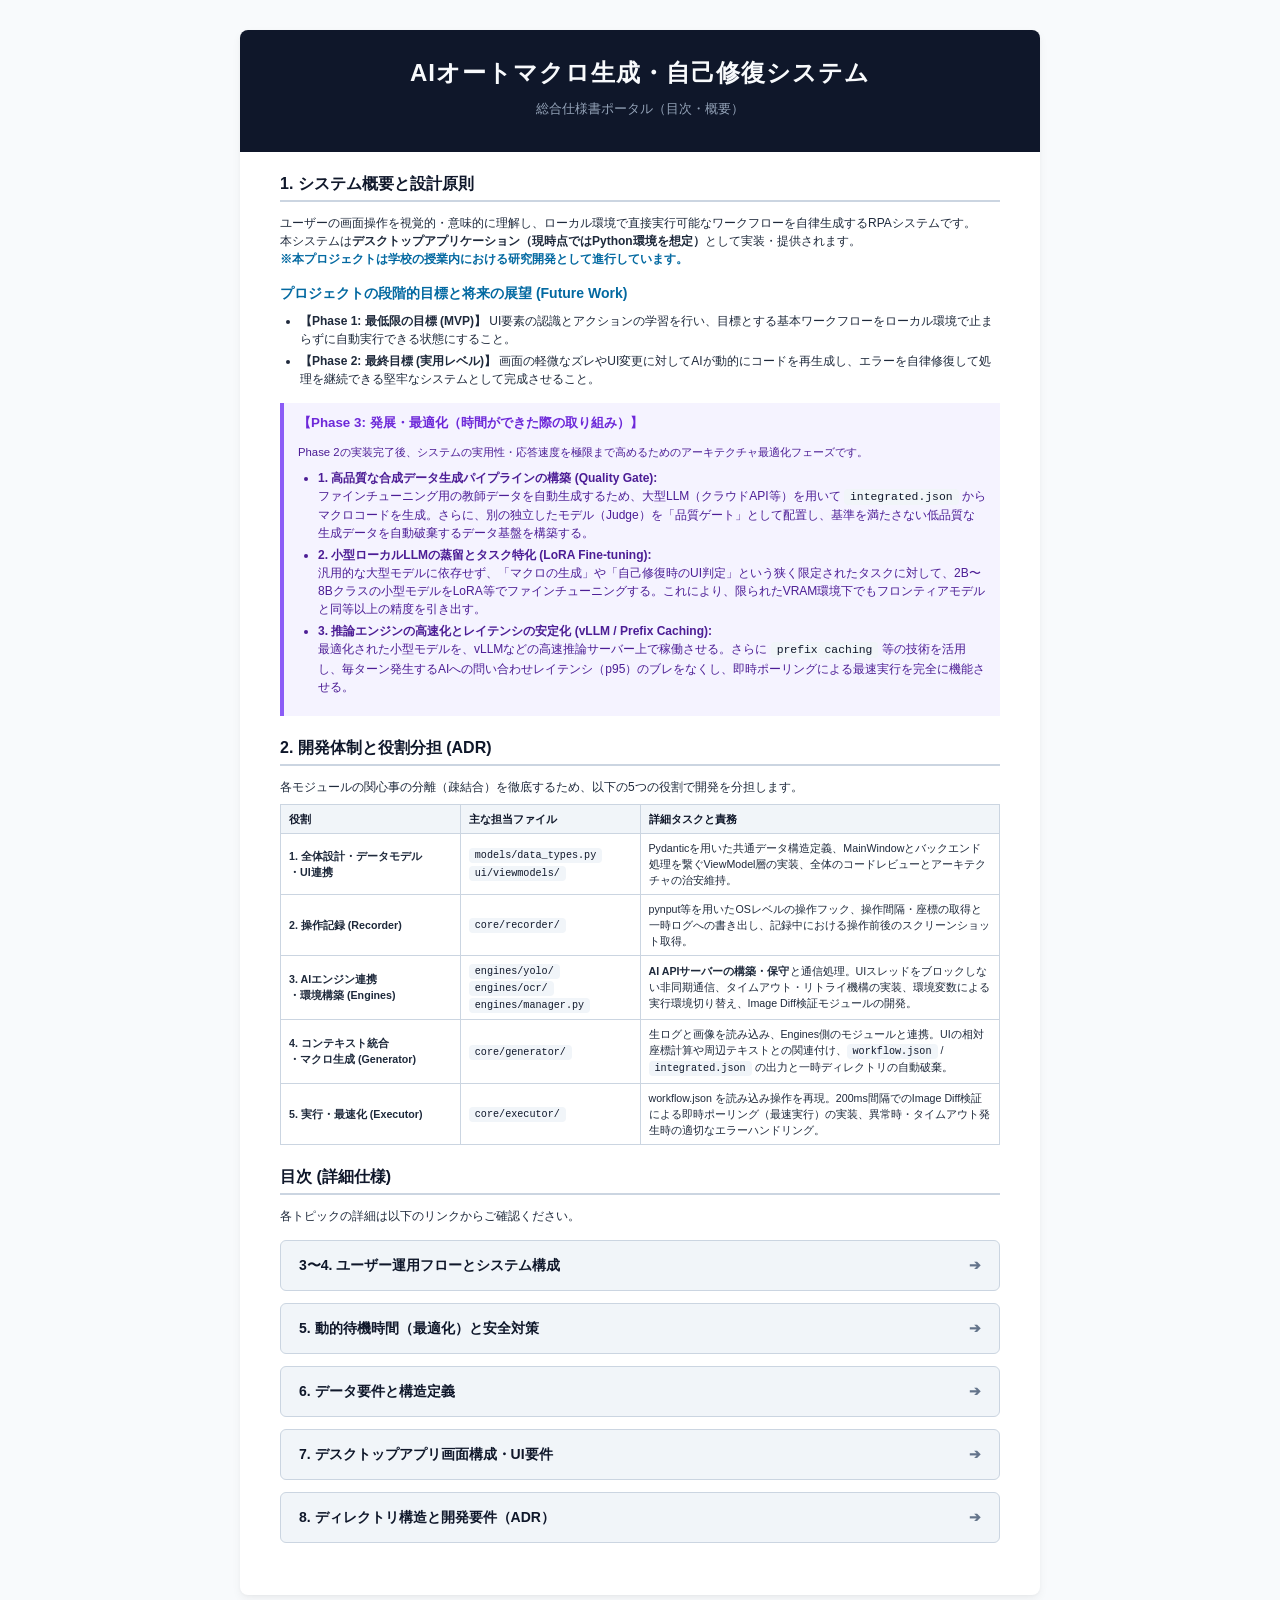
<file: index.html>
<!DOCTYPE html>
<html lang="ja">
<head>
    <meta charset="UTF-8">
    <meta name="robots" content="noindex, nofollow">
    <meta name="viewport" content="width=device-width, initial-scale=1.0">
    <title>AIオートマクロ生成・自己修復システム 総合仕様書</title>
    <link rel="stylesheet" href="style.css">
</head>
<body>

    <div class="cover">
        <h1>AIオートマクロ生成・自己修復システム</h1>
        <p>総合仕様書ポータル（目次・概要）</p>
    </div>

    <h2>1. システム概要と設計原則</h2>
    <p>
        ユーザーの画面操作を視覚的・意味的に理解し、ローカル環境で直接実行可能なワークフローを自律生成するRPAシステムです。<br>
        本システムは<strong>デスクトップアプリケーション（現時点ではPython環境を想定）</strong>として実装・提供されます。<br>
        <strong style="color: #0369a1;">※本プロジェクトは学校の授業内における研究開発として進行しています。</strong>
    </p>

    <h3>プロジェクトの段階的目標と将来の展望 (Future Work)</h3>
    <ul>
        <li><strong>【Phase 1: 最低限の目標 (MVP)】</strong> UI要素の認識とアクションの学習を行い、目標とする基本ワークフローをローカル環境で止まらずに自動実行できる状態にすること。</li>
        <li><strong>【Phase 2: 最終目標 (実用レベル)】</strong> 画面の軽微なズレやUI変更に対してAIが動的にコードを再生成し、エラーを自律修復して処理を継続できる堅牢なシステムとして完成させること。</li>
    </ul>

    <div class="highlight-box" style="border-left-color: #8b5cf6; background-color: #f5f3ff; margin-top: 15px;">
        <h4 style="color: #6d28d9;">【Phase 3: 発展・最適化（時間ができた際の取り組み）】</h4>
        <p style="font-size: 8.5pt; color: #4c1d95; margin-bottom: 8px;">Phase 2の実装完了後、システムの実用性・応答速度を極限まで高めるためのアーキテクチャ最適化フェーズです。</p>
        <ul style="color: #4c1d95;">
            <li><strong>1. 高品質な合成データ生成パイプラインの構築 (Quality Gate):</strong><br>
                ファインチューニング用の教師データを自動生成するため、大型LLM（クラウドAPI等）を用いて <code>integrated.json</code> からマクロコードを生成。さらに、別の独立したモデル（Judge）を「品質ゲート」として配置し、基準を満たさない低品質な生成データを自動破棄するデータ基盤を構築する。</li>
            <li><strong>2. 小型ローカルLLMの蒸留とタスク特化 (LoRA Fine-tuning):</strong><br>
                汎用的な大型モデルに依存せず、「マクロの生成」や「自己修復時のUI判定」という狭く限定されたタスクに対して、2B〜8Bクラスの小型モデルをLoRA等でファインチューニングする。これにより、限られたVRAM環境下でもフロンティアモデルと同等以上の精度を引き出す。</li>
            <li><strong>3. 推論エンジンの高速化とレイテンシの安定化 (vLLM / Prefix Caching):</strong><br>
                最適化された小型モデルを、vLLMなどの高速推論サーバー上で稼働させる。さらに <code>prefix caching</code> 等の技術を活用し、毎ターン発生するAIへの問い合わせレイテンシ（p95）のブレをなくし、即時ポーリングによる最速実行を完全に機能させる。</li>
        </ul>
    </div>

    <h2>2. 開発体制と役割分担 (ADR)</h2>
    <p>各モジュールの関心事の分離（疎結合）を徹底するため、以下の5つの役割で開発を分担します。</p>

    <table class="data-table">
        <thead>
            <tr>
                <th style="width: 25%;">役割</th>
                <th style="width: 25%;">主な担当ファイル</th>
                <th>詳細タスクと責務</th>
            </tr>
        </thead>
        <tbody>
            <tr>
                <td><strong>1. 全体設計・データモデル<br>・UI連携</strong></td>
                <td><code>models/data_types.py</code><br><code>ui/viewmodels/</code></td>
                <td>Pydanticを用いた共通データ構造定義、MainWindowとバックエンド処理を繋ぐViewModel層の実装、全体のコードレビューとアーキテクチャの治安維持。</td>
            </tr>
            <tr>
                <td><strong>2. 操作記録 (Recorder)</strong></td>
                <td><code>core/recorder/</code></td>
                <td>pynput等を用いたOSレベルの操作フック、操作間隔・座標の取得と一時ログへの書き出し、記録中における操作前後のスクリーンショット取得。</td>
            </tr>
            <tr>
                <td><strong>3. AIエンジン連携<br>・環境構築 (Engines)</strong></td>
                <td><code>engines/yolo/</code><br><code>engines/ocr/</code><br><code>engines/manager.py</code></td>
                <td><strong>AI APIサーバーの構築・保守</strong>と通信処理。UIスレッドをブロックしない非同期通信、タイムアウト・リトライ機構の実装、環境変数による実行環境切り替え、Image Diff検証モジュールの開発。</td>
            </tr>
            <tr>
                <td><strong>4. コンテキスト統合<br>・マクロ生成 (Generator)</strong></td>
                <td><code>core/generator/</code></td>
                <td>生ログと画像を読み込み、Engines側のモジュールと連携。UIの相対座標計算や周辺テキストとの関連付け、<code>workflow.json</code> / <code>integrated.json</code> の出力と一時ディレクトリの自動破棄。</td>
            </tr>
            <tr>
                <td><strong>5. 実行・最速化 (Executor)</strong></td>
                <td><code>core/executor/</code></td>
                <td>workflow.json を読み込み操作を再現。200ms間隔でのImage Diff検証による即時ポーリング（最速実行）の実装、異常時・タイムアウト発生時の適切なエラーハンドリング。</td>
            </tr>
        </tbody>
    </table>

    <h2>目次 (詳細仕様)</h2>
    <p>各トピックの詳細は以下のリンクからご確認ください。</p>
    
    <ul class="toc-list">
        <li><a href="workflow.html">3〜4. ユーザー運用フローとシステム構成</a></li>
        <li><a href="safety.html">5. 動的待機時間（最適化）と安全対策</a></li>
        <li><a href="data.html">6. データ要件と構造定義</a></li>
        <li><a href="ui.html">7. デスクトップアプリ画面構成・UI要件</a></li>
        <li><a href="architecture.html">8. ディレクトリ構造と開発要件（ADR）</a></li>
    </ul>

</body>
</html>
</file>
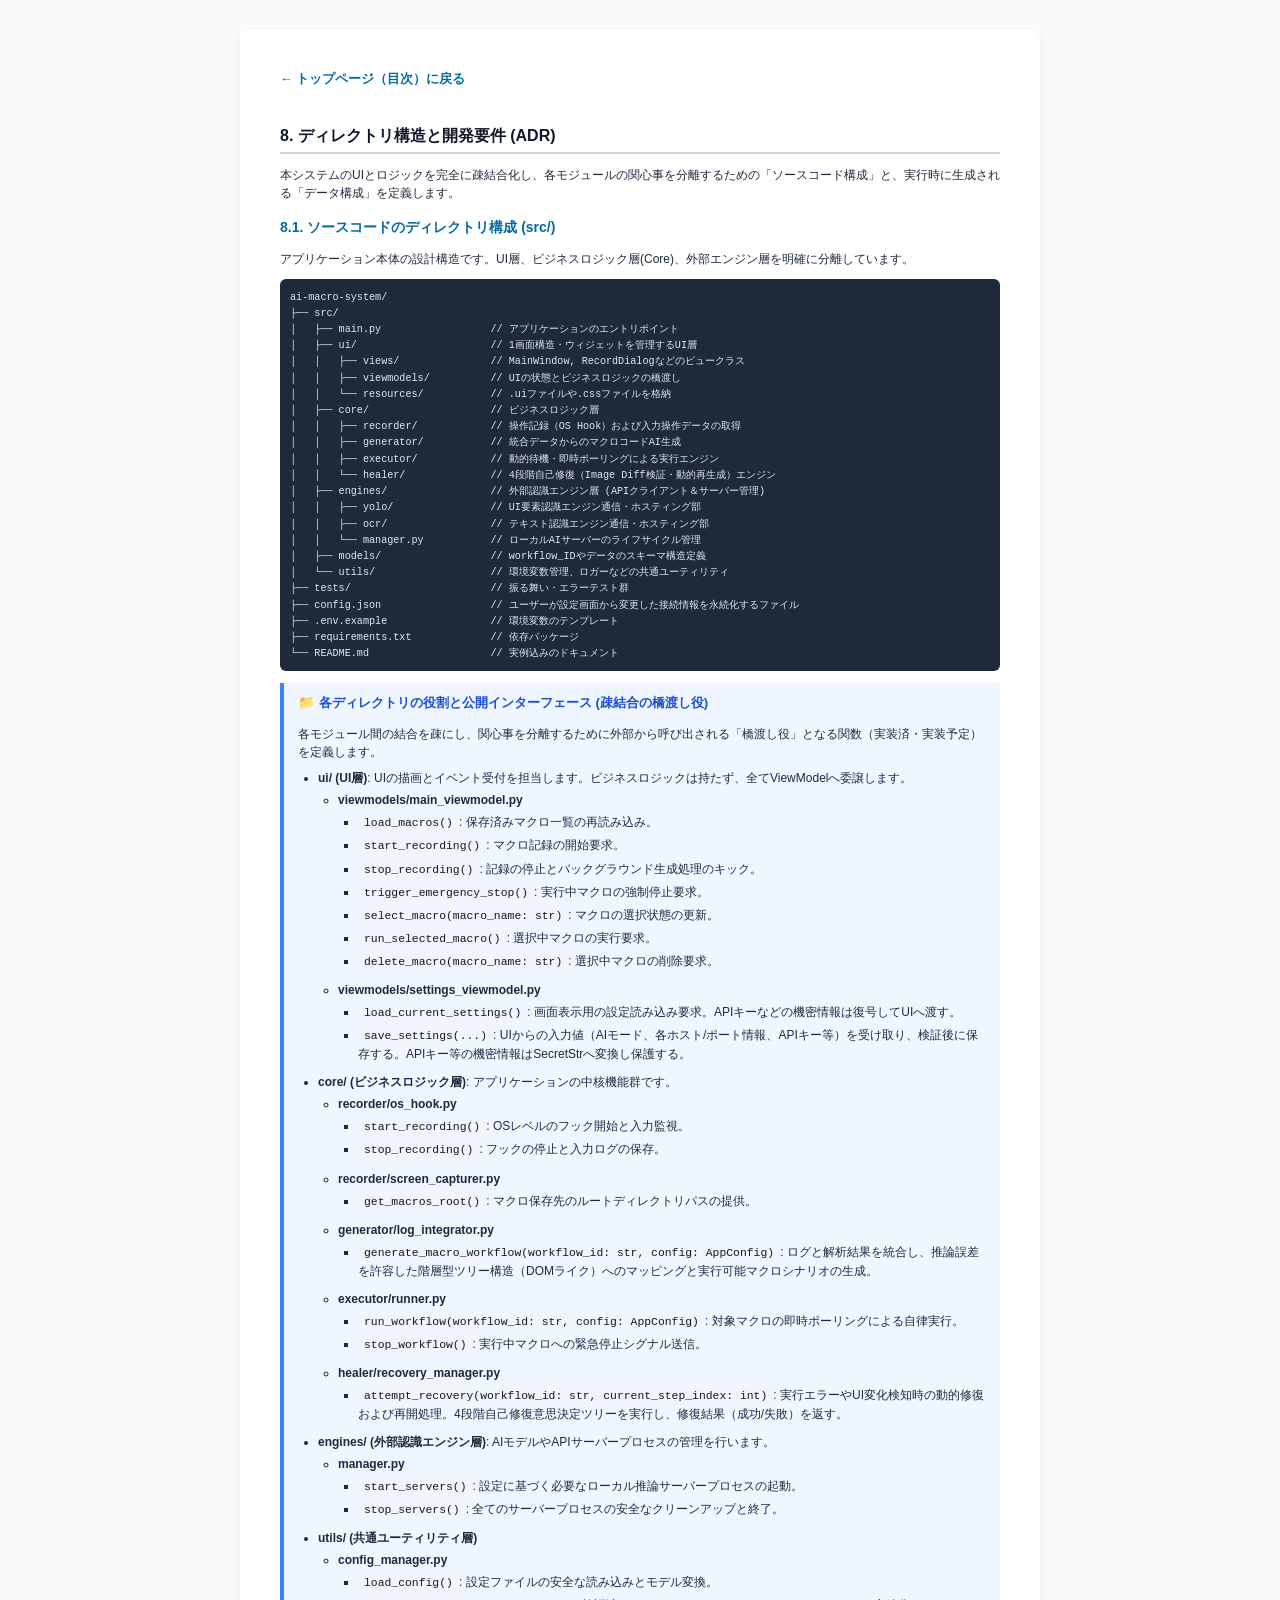
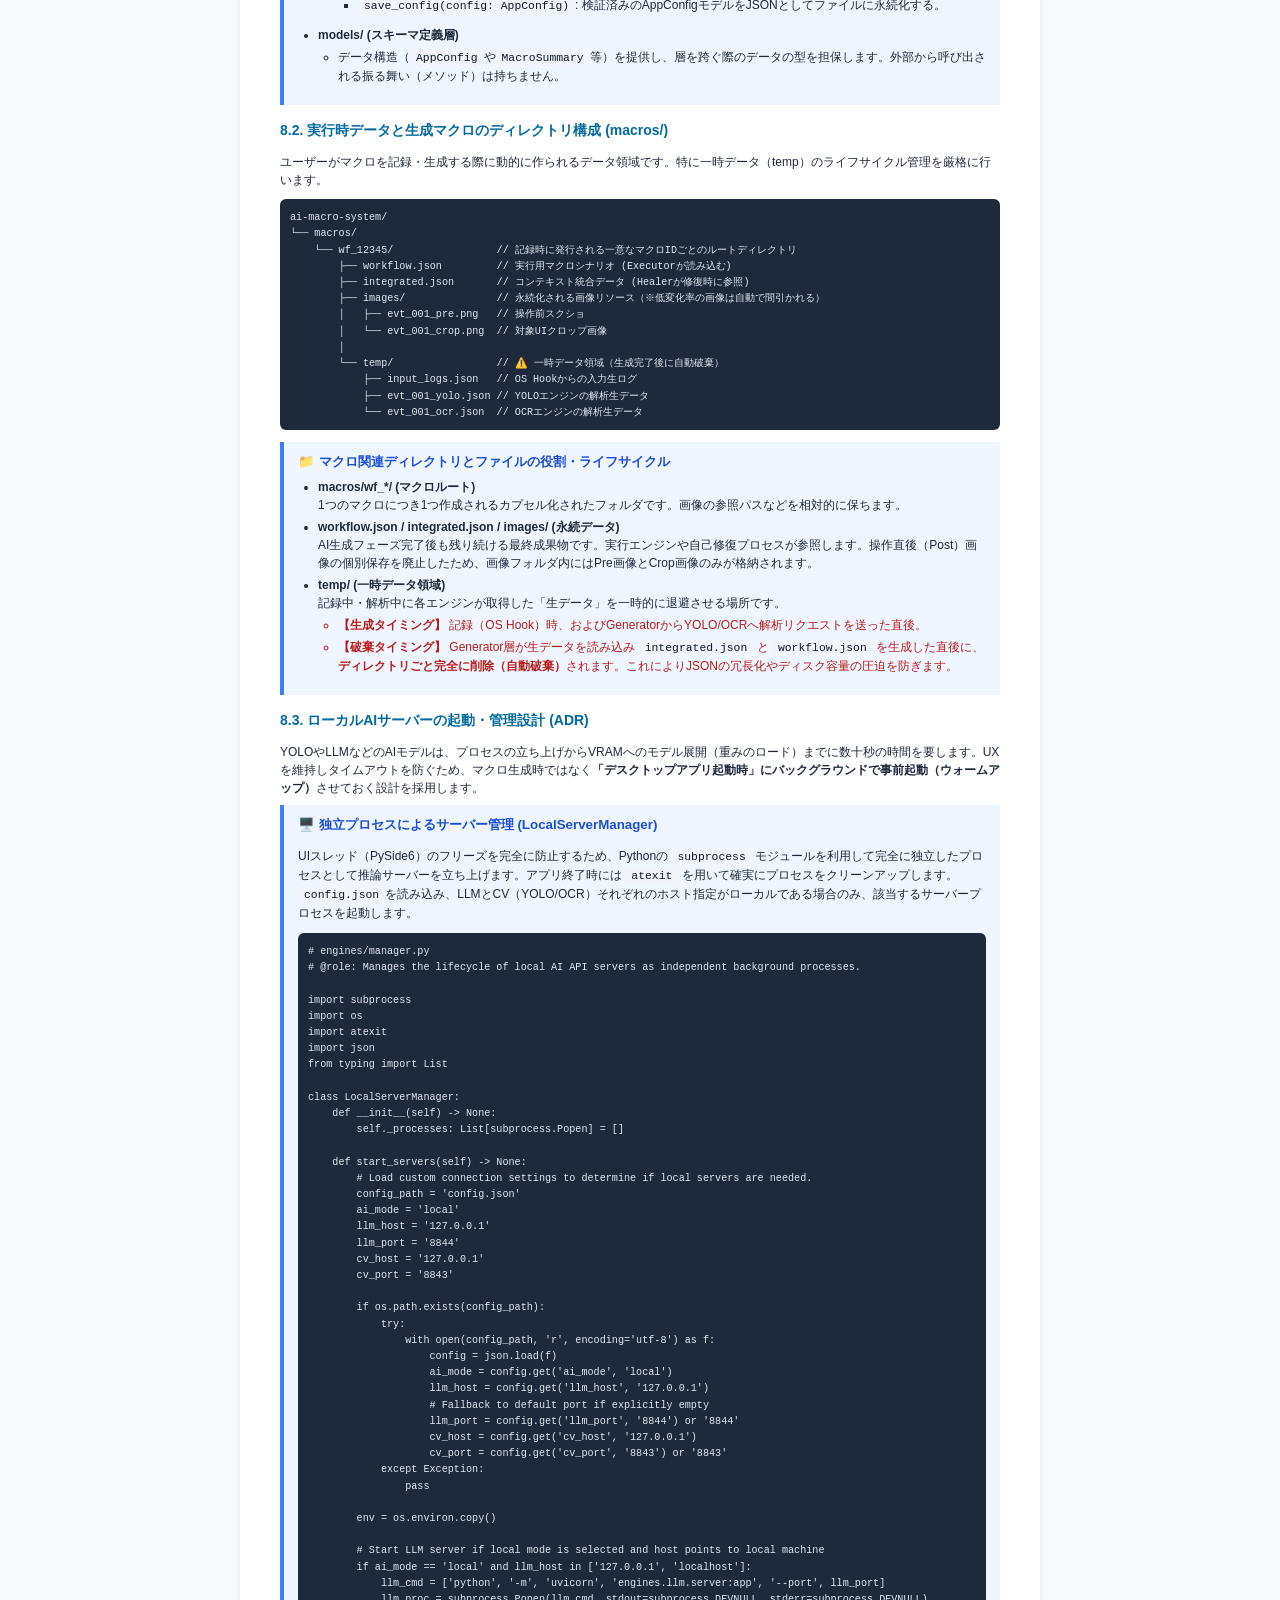
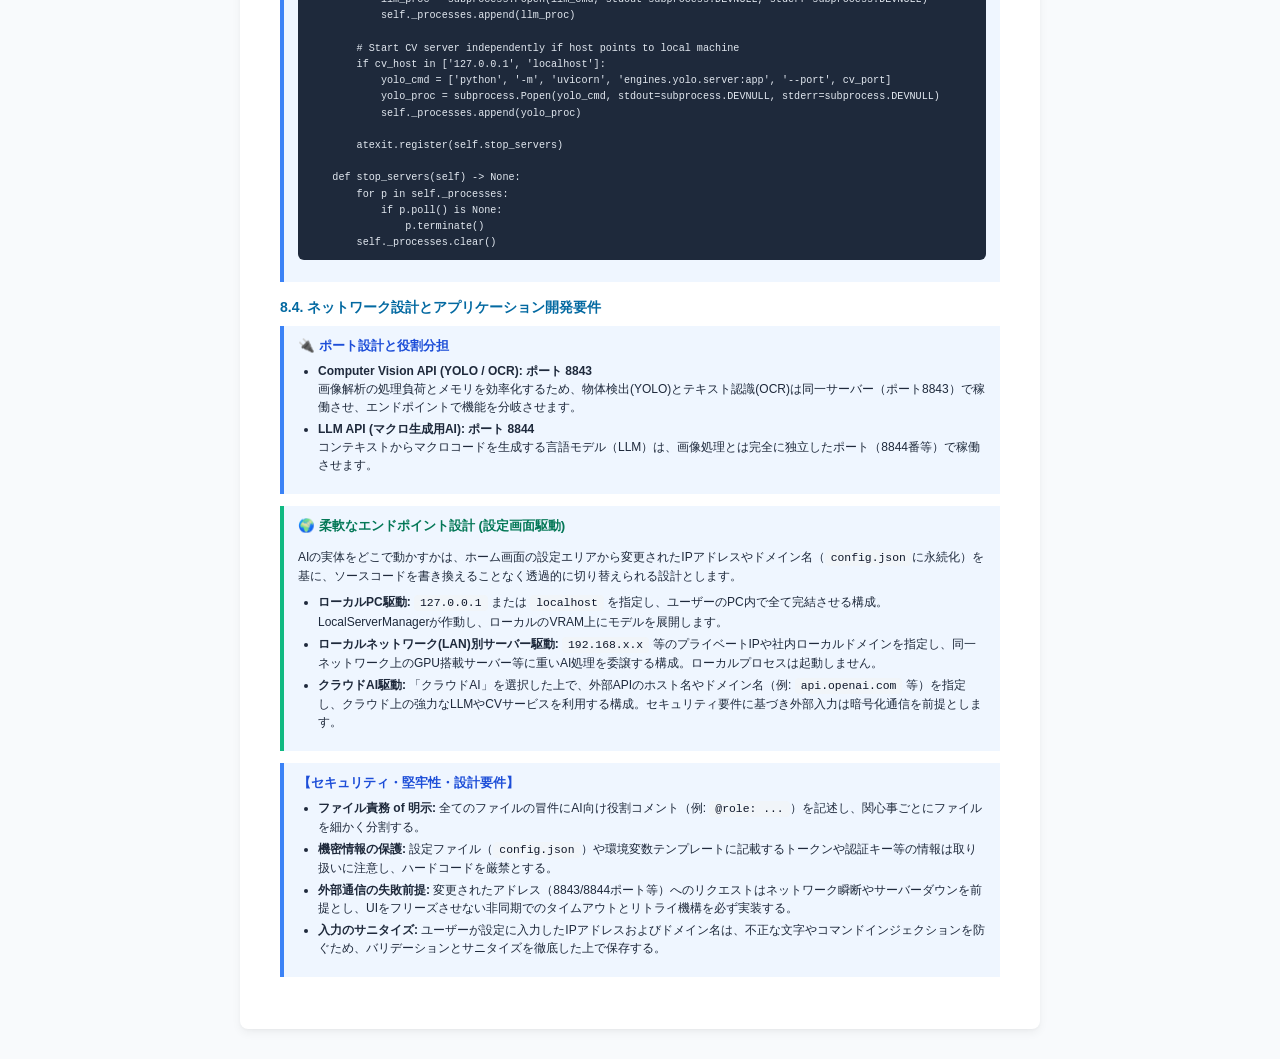
<file: architecture.html>
<!DOCTYPE html>
<html lang="ja">
<head>
    <meta charset="UTF-8">
    <meta name="robots" content="noindex, nofollow">
    <meta name="viewport" content="width=device-width, initial-scale=1.0">
    <title>ディレクトリ構造と開発要件 - AIオートマクロ仕様書</title>
    <link rel="stylesheet" href="style.css">
</head>
<body>

    <a href="index.html" class="nav-back">← トップページ（目次）に戻る</a>

    <h2>8. ディレクトリ構造と開発要件 (ADR)</h2>
    <p>本システムのUIとロジックを完全に疎結合化し、各モジュールの関心事を分離するための「ソースコード構成」と、実行時に生成される「データ構成」を定義します。</p>

    <h3>8.1. ソースコードのディレクトリ構成 (src/)</h3>
    <p>アプリケーション本体の設計構造です。UI層、ビジネスロジック層(Core)、外部エンジン層を明確に分離しています。</p>
    <pre><code>ai-macro-system/
├── src/
│   ├── main.py                  // アプリケーションのエントリポイント
│   ├── ui/                      // 1画面構造・ウィジェットを管理するUI層
│   │   ├── views/               // MainWindow, RecordDialogなどのビュークラス
│   │   ├── viewmodels/          // UIの状態とビジネスロジックの橋渡し
│   │   └── resources/           // .uiファイルや.cssファイルを格納
│   ├── core/                    // ビジネスロジック層
│   │   ├── recorder/            // 操作記録（OS Hook）および入力操作データの取得
│   │   ├── generator/           // 統合データからのマクロコードAI生成
│   │   ├── executor/            // 動的待機・即時ポーリングによる実行エンジン
│   │   └── healer/              // 4段階自己修復（Image Diff検証・動的再生成）エンジン
│   ├── engines/                 // 外部認識エンジン層 (APIクライアント＆サーバー管理)
│   │   ├── yolo/                // UI要素認識エンジン通信・ホスティング部
│   │   ├── ocr/                 // テキスト認識エンジン通信・ホスティング部
│   │   └── manager.py           // ローカルAIサーバーのライフサイクル管理
│   ├── models/                  // workflow_IDやデータのスキーマ構造定義
│   └── utils/                   // 環境変数管理、ロガーなどの共通ユーティリティ
├── tests/                       // 振る舞い・エラーテスト群
├── config.json                  // ユーザーが設定画面から変更した接続情報を永続化するファイル
├── .env.example                 // 環境変数のテンプレート
├── requirements.txt             // 依存パッケージ
└── README.md                    // 実例込みのドキュメント</code></pre>

    <div class="highlight-box">
        <h4>📁 各ディレクトリの役割と公開インターフェース (疎結合の橋渡し役)</h4>
        <p>各モジュール間の結合を疎にし、関心事を分離するために外部から呼び出される「橋渡し役」となる関数（実装済・実装予定）を定義します。</p>
        
        <ul>
            <li><strong>ui/ (UI層)</strong>: UIの描画とイベント受付を担当します。ビジネスロジックは持たず、全てViewModelへ委譲します。
                <ul>
                    <li><strong>viewmodels/main_viewmodel.py</strong>
                        <ul>
                            <li><code>load_macros()</code>: 保存済みマクロ一覧の再読み込み。</li>
                            <li><code>start_recording()</code>: マクロ記録の開始要求。</li>
                            <li><code>stop_recording()</code>: 記録の停止とバックグラウンド生成処理のキック。</li>
                            <li><code>trigger_emergency_stop()</code>: 実行中マクロの強制停止要求。</li>
                            <li><code>select_macro(macro_name: str)</code>: マクロの選択状態の更新。</li>
                            <li><code>run_selected_macro()</code>: 選択中マクロの実行要求。</li>
                            <li><code>delete_macro(macro_name: str)</code>: 選択中マクロの削除要求。</li>
                        </ul>
                    </li>
                    <li><strong>viewmodels/settings_viewmodel.py</strong>
                        <ul>
                            <li><code>load_current_settings()</code>: 画面表示用の設定読み込み要求。APIキーなどの機密情報は復号してUIへ渡す。</li>
                            <li><code>save_settings(...)</code>: UIからの入力値（AIモード、各ホスト/ポート情報、APIキー等）を受け取り、検証後に保存する。APIキー等の機密情報はSecretStrへ変換し保護する。</li>
                        </ul>
                    </li>
                </ul>
            </li>
            <li><strong>core/ (ビジネスロジック層)</strong>: アプリケーションの中核機能群です。
                <ul>
                    <li><strong>recorder/os_hook.py</strong>
                        <ul>
                            <li><code>start_recording()</code>: OSレベルのフック開始と入力監視。</li>
                            <li><code>stop_recording()</code>: フックの停止と入力ログの保存。</li>
                        </ul>
                    </li>
                    <li><strong>recorder/screen_capturer.py</strong>
                        <ul>
                            <li><code>get_macros_root()</code>: マクロ保存先のルートディレクトリパスの提供。</li>
                        </ul>
                    </li>
                    <li><strong>generator/log_integrator.py</strong>
                        <ul>
                            <li><code>generate_macro_workflow(workflow_id: str, config: AppConfig)</code>: ログと解析結果を統合し、推論誤差を許容した階層型ツリー構造（DOMライク）へのマッピングと実行可能マクロシナリオの生成。</li>
                        </ul>
                    </li>
                    <li><strong>executor/runner.py</strong>
                        <ul>
                            <li><code>run_workflow(workflow_id: str, config: AppConfig)</code>: 対象マクロの即時ポーリングによる自律実行。</li>
                            <li><code>stop_workflow()</code>: 実行中マクロへの緊急停止シグナル送信。</li>
                        </ul>
                    </li>
                    <li><strong>healer/recovery_manager.py</strong>
                        <ul>
                            <li><code>attempt_recovery(workflow_id: str, current_step_index: int)</code>: 実行エラーやUI変化検知時の動的修復および再開処理。4段階自己修復意思決定ツリーを実行し、修復結果（成功/失敗）を返す。</li>
                        </ul>
                    </li>
                </ul>
            </li>
            <li><strong>engines/ (外部認識エンジン層)</strong>: AIモデルやAPIサーバープロセスの管理を行います。
                <ul>
                    <li><strong>manager.py</strong>
                        <ul>
                            <li><code>start_servers()</code>: 設定に基づく必要なローカル推論サーバープロセスの起動。</li>
                            <li><code>stop_servers()</code>: 全てのサーバープロセスの安全なクリーンアップと終了。</li>
                        </ul>
                    </li>
                </ul>
            </li>
            <li><strong>utils/ (共通ユーティリティ層)</strong>
                <ul>
                    <li><strong>config_manager.py</strong>
                        <ul>
                            <li><code>load_config()</code>: 設定ファイルの安全な読み込みとモデル変換。</li>
                            <li><code>save_config(config: AppConfig)</code>: 検証済みのAppConfigモデルをJSONとしてファイルに永続化する。</li>
                        </ul>
                    </li>
                </ul>
            </li>
            <li><strong>models/ (スキーマ定義層)</strong>
                <ul>
                    <li>データ構造（<code>AppConfig</code>や<code>MacroSummary</code>等）を提供し、層を跨ぐ際のデータの型を担保します。外部から呼び出される振る舞い（メソッド）は持ちません。</li>
                </ul>
            </li>
        </ul>
    </div>

    <h3>8.2. 実行時データと生成マクロのディレクトリ構成 (macros/)</h3>
    <p>ユーザーがマクロを記録・生成する際に動的に作られるデータ領域です。特に一時データ（temp）のライフサイクル管理を厳格に行います。</p>
    <pre><code>ai-macro-system/
└── macros/
    └── wf_12345/                 // 記録時に発行される一意なマクロIDごとのルートディレクトリ
        ├── workflow.json         // 実行用マクロシナリオ (Executorが読み込む)
        ├── integrated.json       // コンテキスト統合データ (Healerが修復時に参照)
        ├── images/               // 永続化される画像リソース（※低変化率の画像は自動で間引かれる）
        │   ├── evt_001_pre.png   // 操作前スクショ
        │   └── evt_001_crop.png  // 対象UIクロップ画像
        │
        └── temp/                 // ⚠️ 一時データ領域（生成完了後に自動破棄）
            ├── input_logs.json   // OS Hookからの入力生ログ
            ├── evt_001_yolo.json // YOLOエンジンの解析生データ
            └── evt_001_ocr.json  // OCRエンジンの解析生データ</code></pre>

    <div class="highlight-box">
        <h4>📁 マクロ関連ディレクトリとファイルの役割・ライフサイクル</h4>
        <ul>
            <li><strong>macros/wf_*/ (マクロルート)</strong><br>
                1つのマクロにつき1つ作成されるカプセル化されたフォルダです。画像の参照パスなどを相対的に保ちます。
            </li>
            <li><strong>workflow.json / integrated.json / images/ (永続データ)</strong><br>
                AI生成フェーズ完了後も残り続ける最終成果物です。実行エンジンや自己修復プロセスが参照します。操作直後（Post）画像の個別保存を廃止したため、画像フォルダ内にはPre画像とCrop画像のみが格納されます。
            </li>
            <li><strong>temp/ (一時データ領域)</strong><br>
                記録中・解析中に各エンジンが取得した「生データ」を一時的に退避させる場所です。
                <ul style="margin-top: 4px; color: #b91c1c;">
                    <li><strong>【生成タイミング】</strong> 記録（OS Hook）時、およびGeneratorからYOLO/OCRへ解析リクエストを送った直後。</li>
                    <li><strong>【破棄タイミング】</strong> Generator層が生データを読み込み <code>integrated.json</code> と <code>workflow.json</code> を生成した直後に、<strong>ディレクトリごと完全に削除（自動破棄）</strong>されます。これによりJSONの冗長化やディスク容量の圧迫を防ぎます。</li>
                </ul>
            </li>
        </ul>
    </div>

    <h3>8.3. ローカルAIサーバーの起動・管理設計 (ADR)</h3>
    <p>YOLOやLLMなどのAIモデルは、プロセスの立ち上げからVRAMへのモデル展開（重みのロード）までに数十秒の時間を要します。UXを維持しタイムアウトを防ぐため、マクロ生成時ではなく<strong>「デスクトップアプリ起動時」にバックグラウンドで事前起動（ウォームアップ）</strong>させておく設計を採用します。</p>

    <div class="highlight-box">
        <h4>🖥️ 独立プロセスによるサーバー管理 (LocalServerManager)</h4>
        <p>UIスレッド（PySide6）のフリーズを完全に防止するため、Pythonの <code>subprocess</code> モジュールを利用して完全に独立したプロセスとして推論サーバーを立ち上げます。アプリ終了時には <code>atexit</code> を用いて確実にプロセスをクリーンアップします。<code>config.json</code>を読み込み、LLMとCV（YOLO/OCR）それぞれのホスト指定がローカルである場合のみ、該当するサーバープロセスを起動します。</p>
<pre><code># engines/manager.py
# @role: Manages the lifecycle of local AI API servers as independent background processes.

import subprocess
import os
import atexit
import json
from typing import List

class LocalServerManager:
    def __init__(self) -> None:
        self._processes: List[subprocess.Popen] = []

    def start_servers(self) -> None:
        # Load custom connection settings to determine if local servers are needed.
        config_path = 'config.json'
        ai_mode = 'local'
        llm_host = '127.0.0.1'
        llm_port = '8844'
        cv_host = '127.0.0.1'
        cv_port = '8843'

        if os.path.exists(config_path):
            try:
                with open(config_path, 'r', encoding='utf-8') as f:
                    config = json.load(f)
                    ai_mode = config.get('ai_mode', 'local')
                    llm_host = config.get('llm_host', '127.0.0.1')
                    # Fallback to default port if explicitly empty
                    llm_port = config.get('llm_port', '8844') or '8844'
                    cv_host = config.get('cv_host', '127.0.0.1')
                    cv_port = config.get('cv_port', '8843') or '8843'
            except Exception:
                pass

        env = os.environ.copy()

        # Start LLM server if local mode is selected and host points to local machine
        if ai_mode == 'local' and llm_host in ['127.0.0.1', 'localhost']:
            llm_cmd = ['python', '-m', 'uvicorn', 'engines.llm.server:app', '--port', llm_port]
            llm_proc = subprocess.Popen(llm_cmd, stdout=subprocess.DEVNULL, stderr=subprocess.DEVNULL)
            self._processes.append(llm_proc)

        # Start CV server independently if host points to local machine
        if cv_host in ['127.0.0.1', 'localhost']:
            yolo_cmd = ['python', '-m', 'uvicorn', 'engines.yolo.server:app', '--port', cv_port]
            yolo_proc = subprocess.Popen(yolo_cmd, stdout=subprocess.DEVNULL, stderr=subprocess.DEVNULL)
            self._processes.append(yolo_proc)

        atexit.register(self.stop_servers)

    def stop_servers(self) -> None:
        for p in self._processes:
            if p.poll() is None:
                p.terminate()
        self._processes.clear()</code></pre>
    </div>

    <h3>8.4. ネットワーク設計とアプリケーション開発要件</h3>

    <div class="highlight-box">
        <h4>🔌 ポート設計と役割分担</h4>
        <ul>
            <li><strong>Computer Vision API (YOLO / OCR): ポート 8843</strong><br>
                画像解析の処理負荷とメモリを効率化するため、物体検出(YOLO)とテキスト認識(OCR)は同一サーバー（ポート8843）で稼働させ、エンドポイントで機能を分岐させます。</li>
            <li><strong>LLM API (マクロ生成用AI): ポート 8844</strong><br>
                コンテキストからマクロコードを生成する言語モデル（LLM）は、画像処理とは完全に独立したポート（8844番等）で稼働させます。</li>
        </ul>
    </div>

    <div class="highlight-box" style="border-left-color: #10b981;">
        <h4 style="color: #047857;">🌍 柔軟なエンドポイント設計 (設定画面駆動)</h4>
        <p>AIの実体をどこで動かすかは、ホーム画面の設定エリアから変更されたIPアドレスやドメイン名（<code>config.json</code>に永続化）を基に、ソースコードを書き換えることなく透過的に切り替えられる設計とします。</p>
        <ul>
            <li><strong>ローカルPC駆動:</strong> <code>127.0.0.1</code> または <code>localhost</code> を指定し、ユーザーのPC内で全て完結させる構成。LocalServerManagerが作動し、ローカルのVRAM上にモデルを展開します。</li>
            <li><strong>ローカルネットワーク(LAN)別サーバー駆動:</strong> <code>192.168.x.x</code> 等のプライベートIPや社内ローカルドメインを指定し、同一ネットワーク上のGPU搭載サーバー等に重いAI処理を委譲する構成。ローカルプロセスは起動しません。</li>
            <li><strong>クラウドAI駆動:</strong> 「クラウドAI」を選択した上で、外部APIのホスト名やドメイン名（例: <code>api.openai.com</code> 等）を指定し、クラウド上の強力なLLMやCVサービスを利用する構成。セキュリティ要件に基づき外部入力は暗号化通信を前提とします。</li>
        </ul>
    </div>

    <div class="highlight-box">
        <h4>【セキュリティ・堅牢性・設計要件】</h4>
        <ul>
            <li><strong>ファイル責務 of 明示:</strong> 全てのファイルの冒件にAI向け役割コメント（例: <code>@role: ...</code>）を記述し、関心事ごとにファイルを細かく分割する。</li>
            <li><strong>機密情報の保護:</strong> 設定ファイル（<code>config.json</code>）や環境変数テンプレートに記載するトークンや認証キー等の情報は取り扱いに注意し、ハードコードを厳禁とする。</li>
            <li><strong>外部通信の失敗前提:</strong> 変更されたアドレス（8843/8844ポート等）へのリクエストはネットワーク瞬断やサーバーダウンを前提とし、UIをフリーズさせない非同期でのタイムアウトとリトライ機構を必ず実装する。</li>
            <li><strong>入力のサニタイズ:</strong> ユーザーが設定に入力したIPアドレスおよびドメイン名は、不正な文字やコマンドインジェクションを防ぐため、バリデーションとサニタイズを徹底した上で保存する。</li>
        </ul>
    </div>

</body>
</html>
</file>
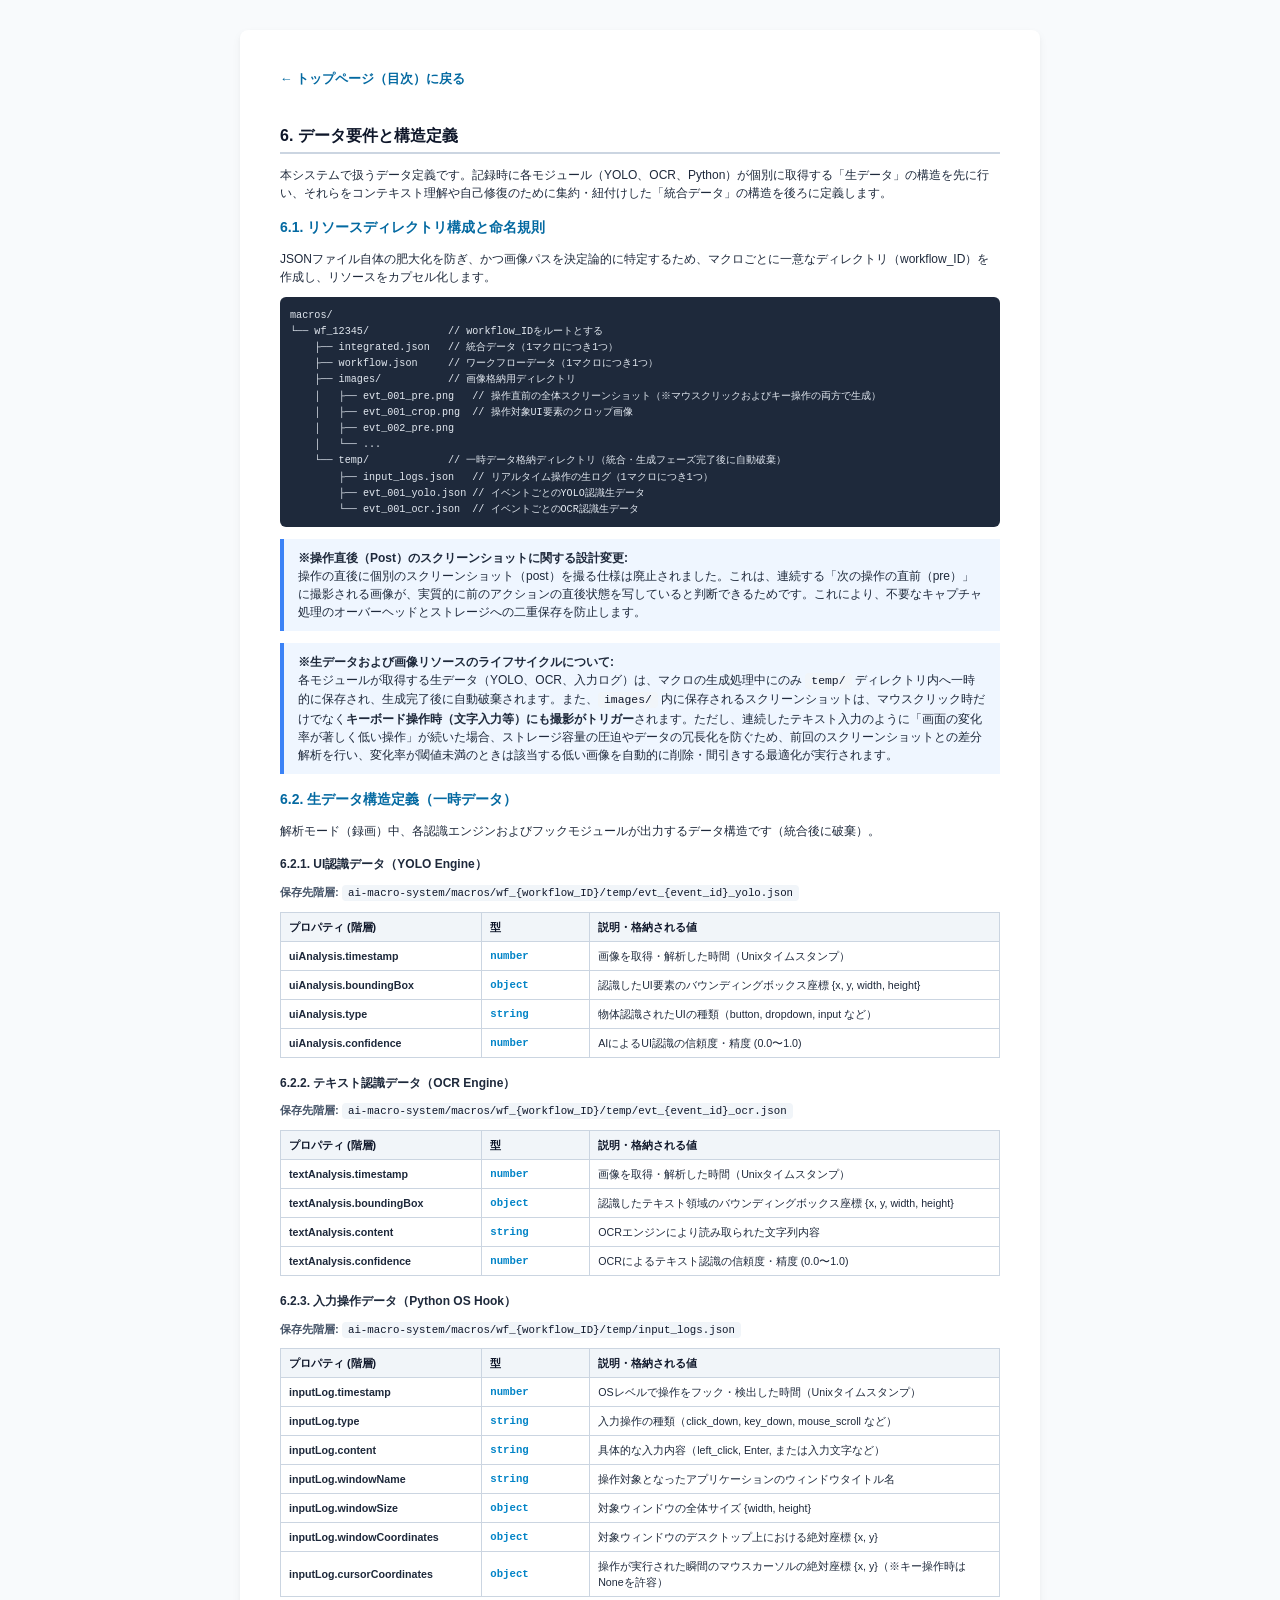
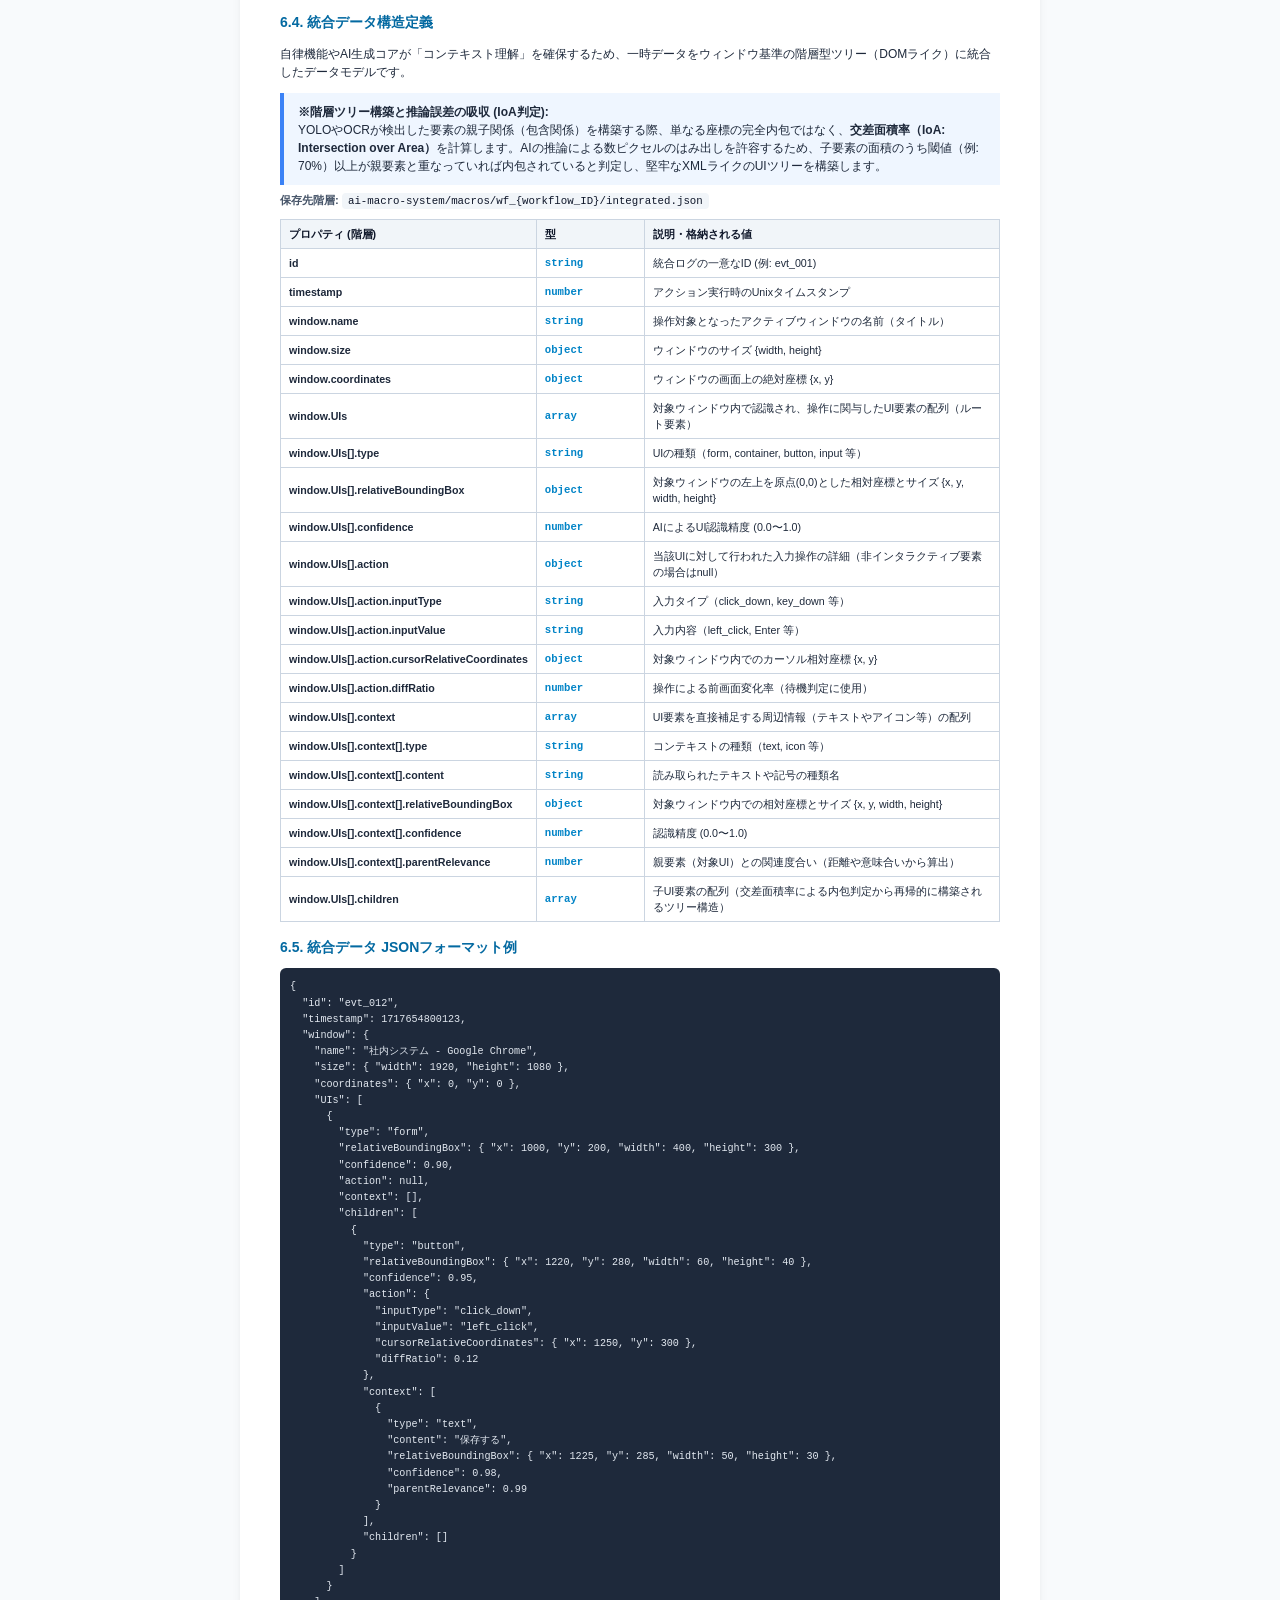
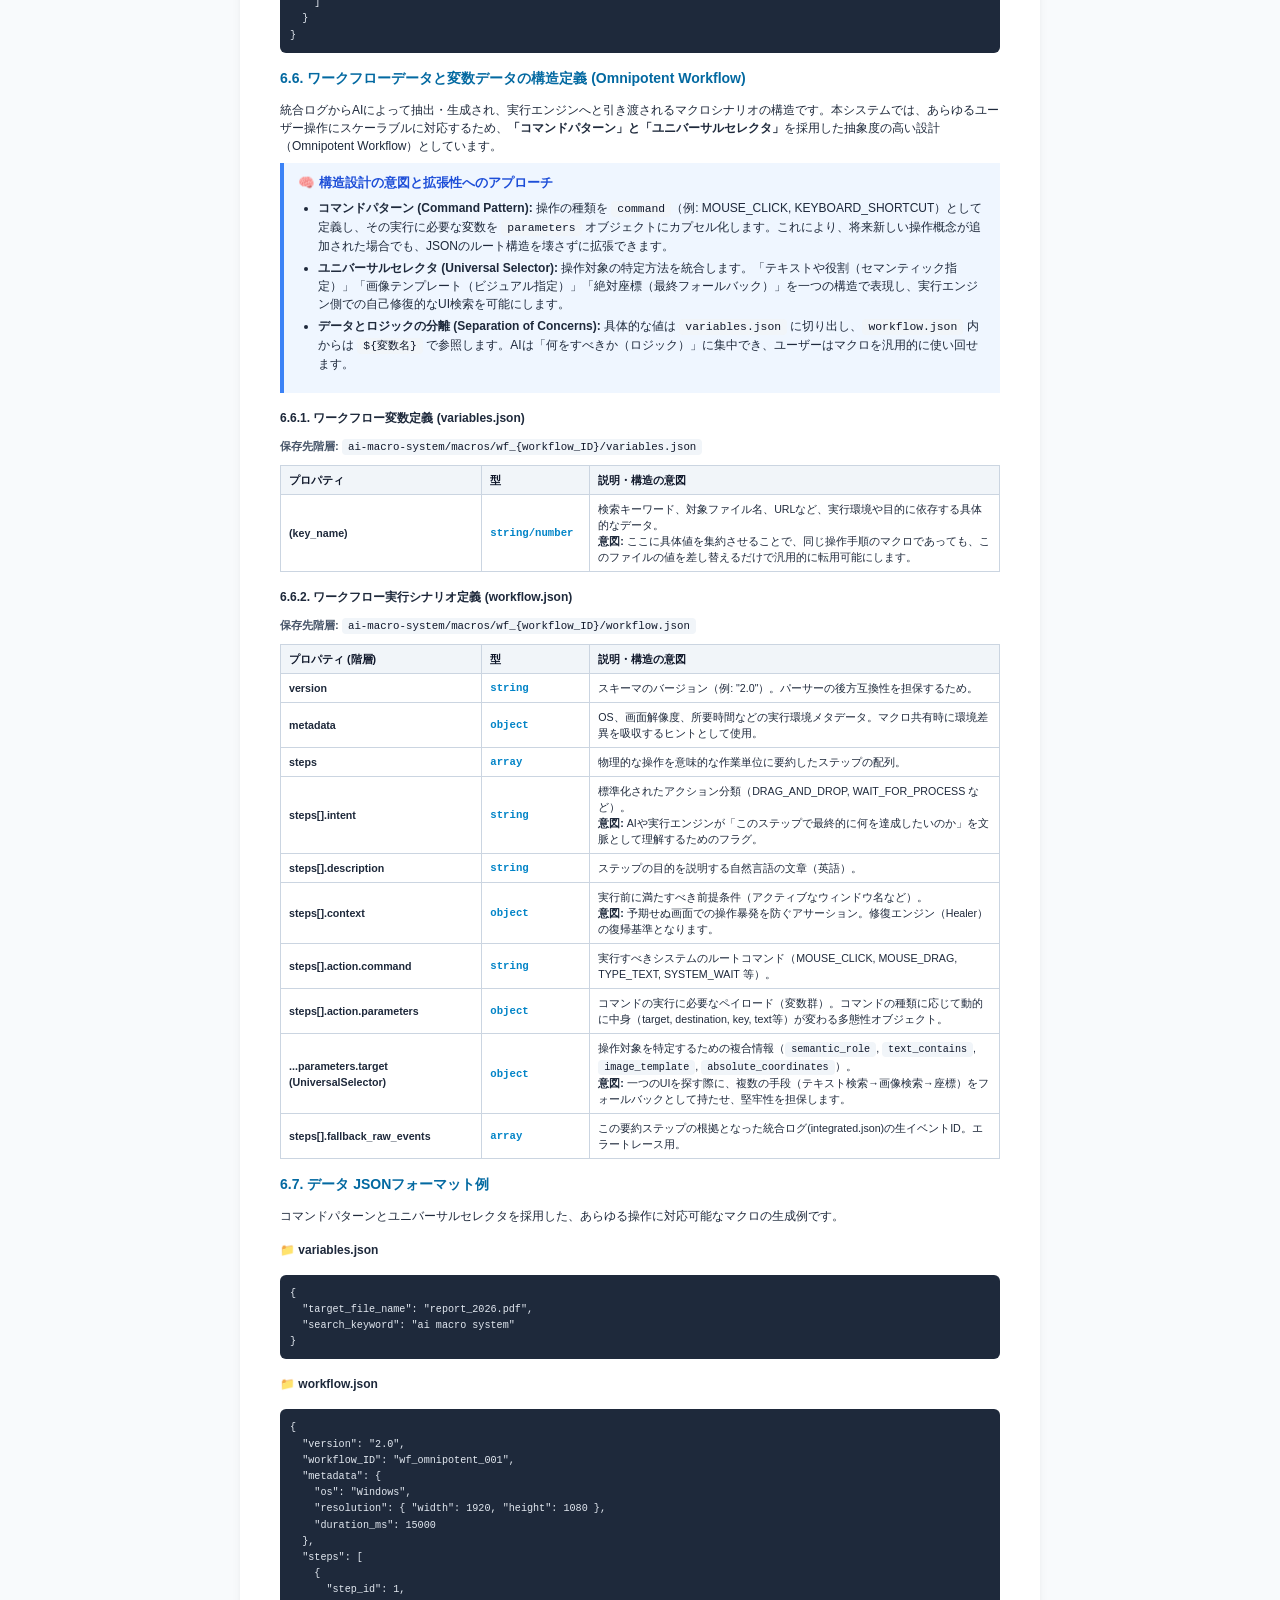
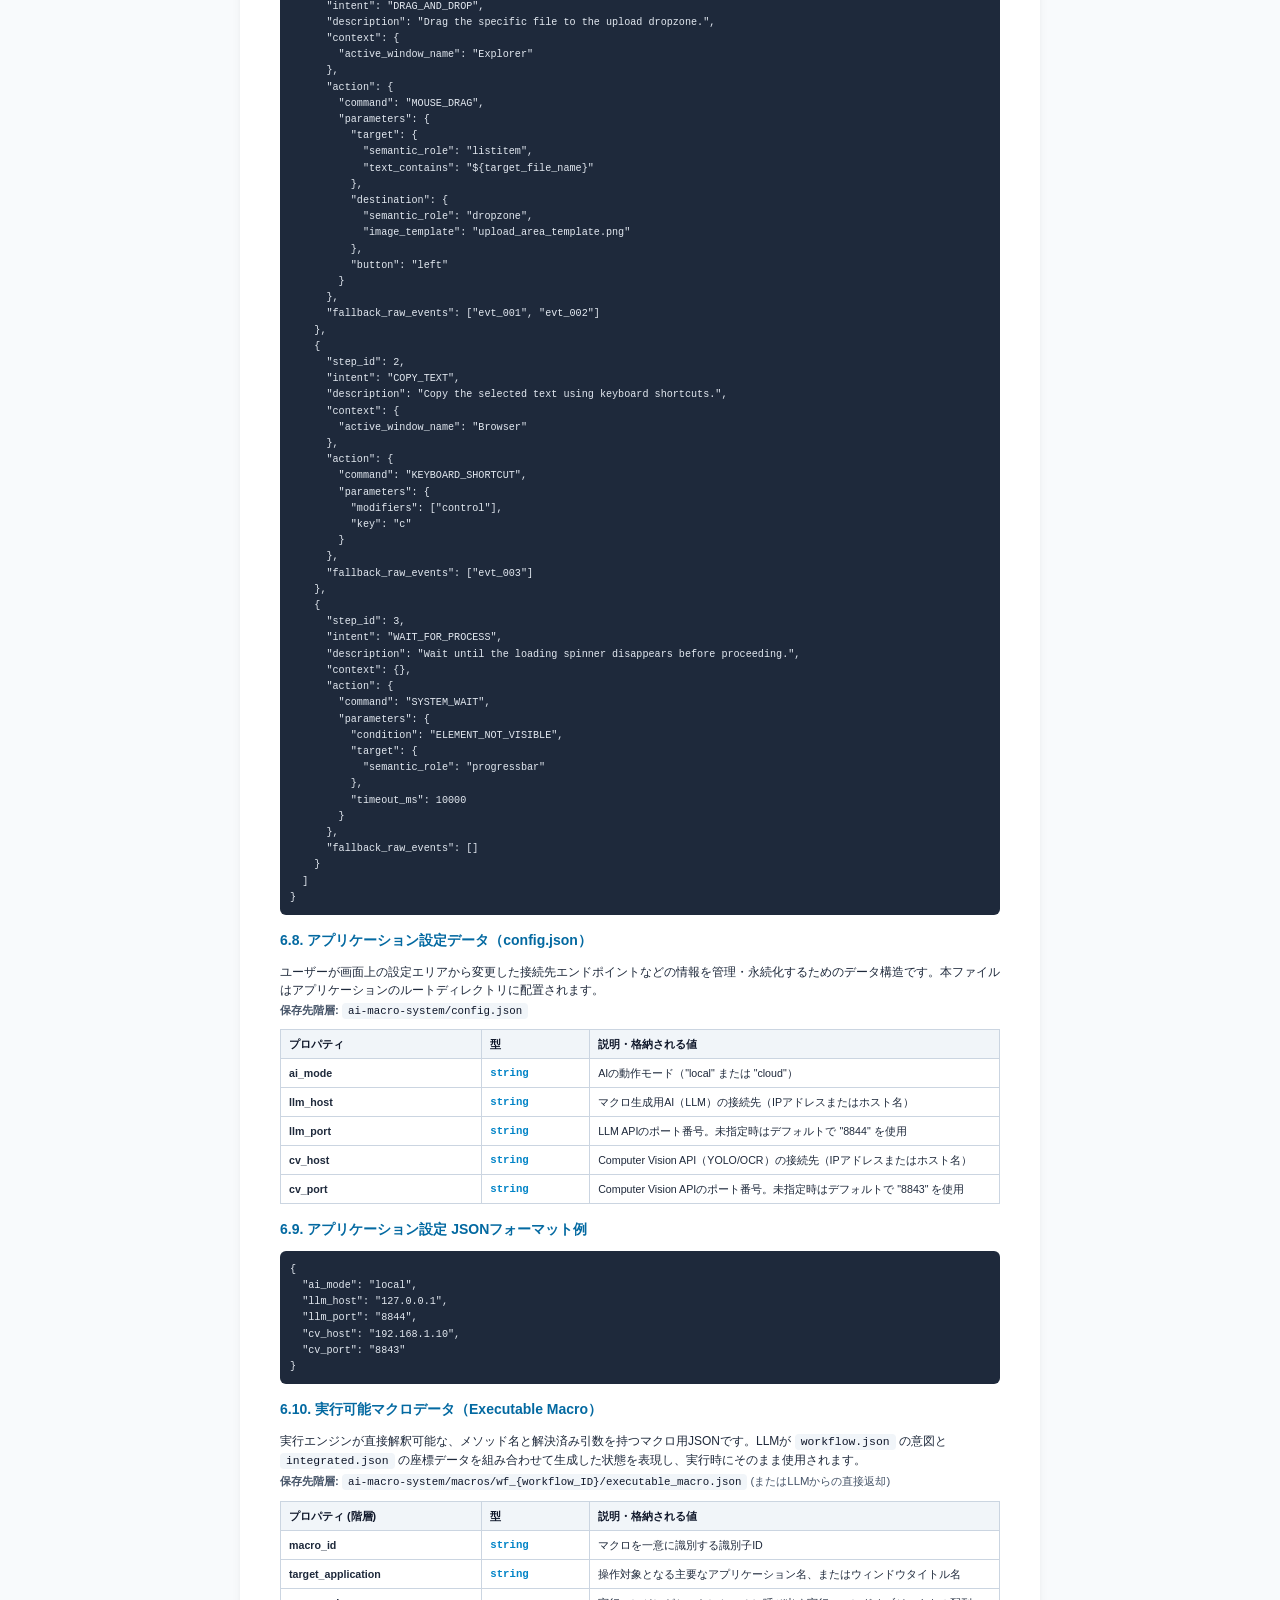
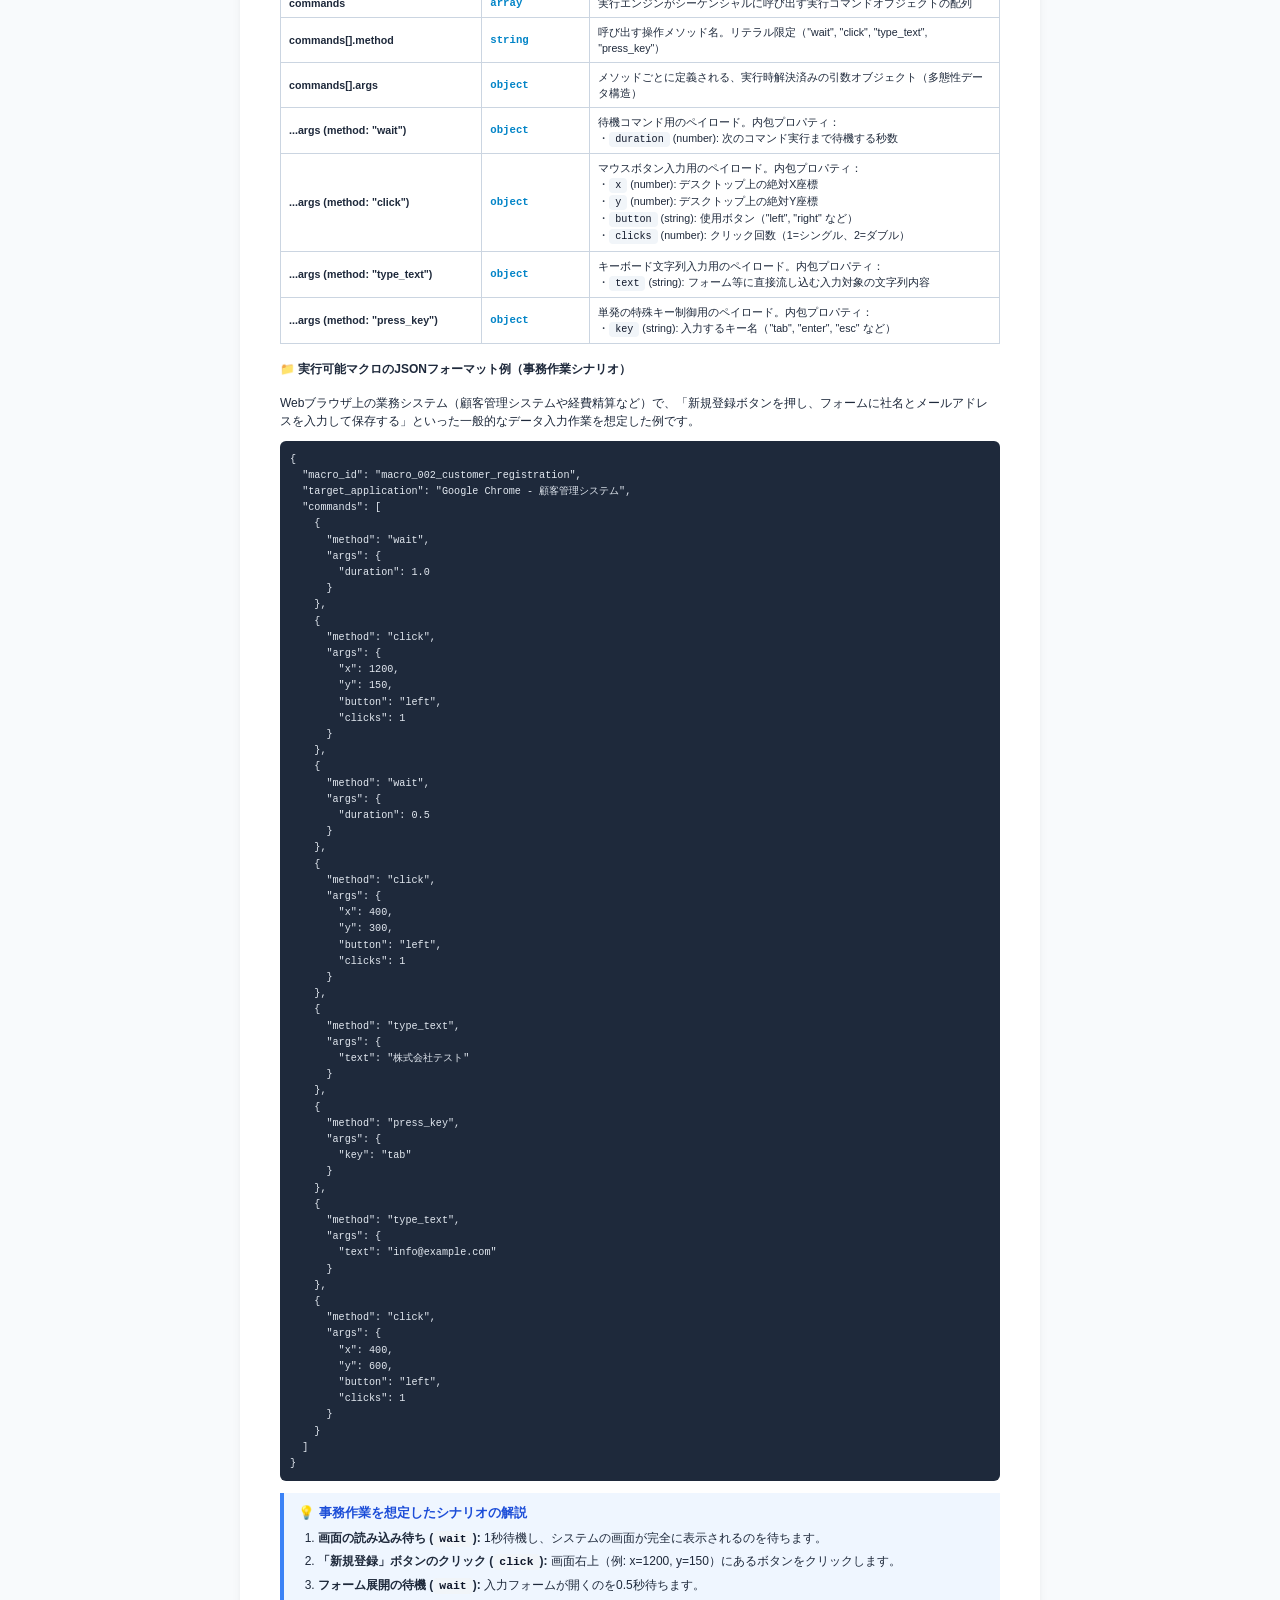
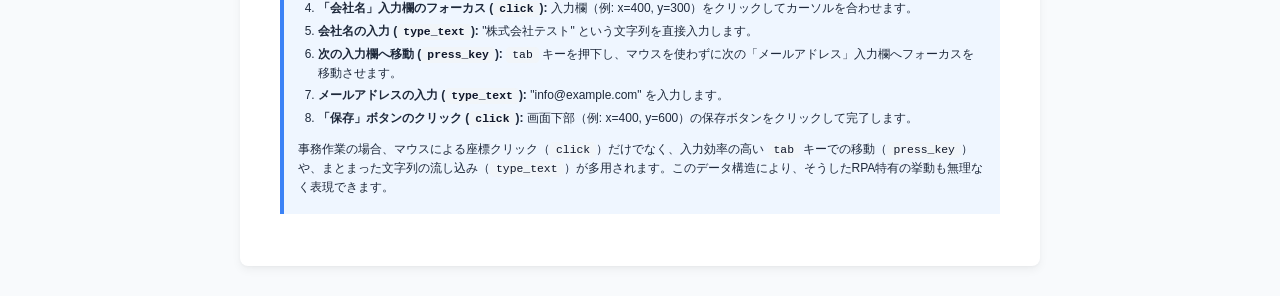
<file: data.html>
<!DOCTYPE html>
<html lang="ja">
<head>
    <meta charset="UTF-8">
    <meta name="robots" content="noindex, nofollow">
    <meta name="viewport" content="width=device-width, initial-scale=1.0">
    <title>データ要件と構造定義 - AIオートマクロ仕様書</title>
    <link rel="stylesheet" href="style.css">
</head>
<body>

    <a href="index.html" class="nav-back">← トップページ（目次）に戻る</a>

    <h2>6. データ要件と構造定義</h2>
    <p>本システムで扱うデータ定義です。記録時に各モジュール（YOLO、OCR、Python）が個別に取得する「生データ」の構造を先に行い、それらをコンテキスト理解や自己修復のために集約・紐付けした「統合データ」の構造を後ろに定義します。</p>

    <h3>6.1. リソースディレクトリ構成と命名規則</h3>
    <p>JSONファイル自体の肥大化を防ぎ、かつ画像パスを決定論的に特定するため、マクロごとに一意なディレクトリ（workflow_ID）を作成し、リソースをカプセル化します。</p>

<pre><code>macros/
└── wf_12345/             // workflow_IDをルートとする
    ├── integrated.json   // 統合データ（1マクロにつき1つ）
    ├── workflow.json     // ワークフローデータ（1マクロにつき1つ）
    ├── images/           // 画像格納用ディレクトリ
    │   ├── evt_001_pre.png   // 操作直前の全体スクリーンショット（※マウスクリックおよびキー操作の両方で生成）
    │   ├── evt_001_crop.png  // 操作対象UI要素のクロップ画像
    │   ├── evt_002_pre.png
    │   └── ...
    └── temp/             // 一時データ格納ディレクトリ（統合・生成フェーズ完了後に自動破棄）
        ├── input_logs.json   // リアルタイム操作の生ログ（1マクロにつき1つ）
        ├── evt_001_yolo.json // イベントごとのYOLO認識生データ
        └── evt_001_ocr.json  // イベントごとのOCR認識生データ
</code></pre>
    <p class="highlight-box">
        <strong>※操作直後（Post）のスクリーンショットに関する設計変更:</strong><br>
        操作の直後に個別のスクリーンショット（post）を撮る仕様は廃止されました。これは、連続する「次の操作の直前（pre）」に撮影される画像が、実質的に前のアクションの直後状態を写していると判断できるためです。これにより、不要なキャプチャ処理のオーバーヘッドとストレージへの二重保存を防止します。
    </p>
    <p class="highlight-box">
        <strong>※生データおよび画像リソースのライフサイクルについて:</strong><br>
        各モジュールが取得する生データ（YOLO、OCR、入力ログ）は、マクロの生成処理中にのみ <code>temp/</code> ディレクトリ内へ一時的に保存され、生成完了後に自動破棄されます。また、<code>images/</code> 内に保存されるスクリーンショットは、マウスクリック時だけでなく<strong>キーボード操作時（文字入力等）にも撮影がトリガー</strong>されます。ただし、連続したテキスト入力のように「画面の変化率が著しく低い操作」が続いた場合、ストレージ容量の圧迫やデータの冗長化を防ぐため、前回のスクリーンショットとの差分解析を行い、変化率が閾値未満のときは該当する低い画像を自動的に削除・間引きする最適化が実行されます。
    </p>

    <h3>6.2. 生データ構造定義（一時データ）</h3>
    <p>解析モード（録画）中、各認識エンジンおよびフックモジュールが出力するデータ構造です（統合後に破棄）。</p>

    <h4>6.2.1. UI認識データ（YOLO Engine）</h4>
    <p style="margin-top: -5px; margin-bottom: 10px; font-size: 8.5pt; color: #475569;"><strong>保存先階層:</strong> <code>ai-macro-system/macros/wf_{workflow_ID}/temp/evt_{event_id}_yolo.json</code></p>
    <table class="data-table">
        <thead>
            <tr>
                <th class="prop-col">プロパティ (階層)</th>
                <th class="type-col">型</th>
                <th>説明・格納される値</th>
            </tr>
        </thead>
        <tbody>
            <tr>
                <td class="prop-col">uiAnalysis.timestamp</td>
                <td class="type-col">number</td>
                <td>画像を取得・解析した時間（Unixタイムスタンプ）</td>
            </tr>
            <tr>
                <td class="prop-col">uiAnalysis.boundingBox</td>
                <td class="type-col">object</td>
                <td>認識したUI要素のバウンディングボックス座標 {x, y, width, height}</td>
            </tr>
            <tr>
                <td class="prop-col">uiAnalysis.type</td>
                <td class="type-col">string</td>
                <td>物体認識されたUIの種類（button, dropdown, input など）</td>
            </tr>
            <tr>
                <td class="prop-col">uiAnalysis.confidence</td>
                <td class="type-col">number</td>
                <td>AIによるUI認識の信頼度・精度 (0.0〜1.0)</td>
            </tr>
        </tbody>
    </table>

    <h4>6.2.2. テキスト認識データ（OCR Engine）</h4>
    <p style="margin-top: -5px; margin-bottom: 10px; font-size: 8.5pt; color: #475569;"><strong>保存先階層:</strong> <code>ai-macro-system/macros/wf_{workflow_ID}/temp/evt_{event_id}_ocr.json</code></p>
    <table class="data-table">
        <thead>
            <tr>
                <th class="prop-col">プロパティ (階層)</th>
                <th class="type-col">型</th>
                <th>説明・格納される値</th>
            </tr>
        </thead>
        <tbody>
            <tr>
                <td class="prop-col">textAnalysis.timestamp</td>
                <td class="type-col">number</td>
                <td>画像を取得・解析した時間（Unixタイムスタンプ）</td>
            </tr>
            <tr>
                <td class="prop-col">textAnalysis.boundingBox</td>
                <td class="type-col">object</td>
                <td>認識したテキスト領域のバウンディングボックス座標 {x, y, width, height}</td>
            </tr>
            <tr>
                <td class="prop-col">textAnalysis.content</td>
                <td class="type-col">string</td>
                <td>OCRエンジンにより読み取られた文字列内容</td>
            </tr>
            <tr>
                <td class="prop-col">textAnalysis.confidence</td>
                <td class="type-col">number</td>
                <td>OCRによるテキスト認識の信頼度・精度 (0.0〜1.0)</td>
            </tr>
        </tbody>
    </table>

    <h4>6.2.3. 入力操作データ（Python OS Hook）</h4>
    <p style="margin-top: -5px; margin-bottom: 10px; font-size: 8.5pt; color: #475569;"><strong>保存先階層:</strong> <code>ai-macro-system/macros/wf_{workflow_ID}/temp/input_logs.json</code></p>
    <table class="data-table">
        <thead>
            <tr>
                <th class="prop-col">プロパティ (階層)</th>
                <th class="type-col">型</th>
                <th>説明・格納される値</th>
            </tr>
        </thead>
        <tbody>
            <tr>
                <td class="prop-col">inputLog.timestamp</td>
                <td class="type-col">number</td>
                <td>OSレベルで操作をフック・検出した時間（Unixタイムスタンプ）</td>
            </tr>
            <tr>
                <td class="prop-col">inputLog.type</td>
                <td class="type-col">string</td>
                <td>入力操作の種類（click_down, key_down, mouse_scroll など）</td>
            </tr>
            <tr>
                <td class="prop-col">inputLog.content</td>
                <td class="type-col">string</td>
                <td>具体的な入力内容（left_click, Enter, または入力文字など）</td>
            </tr>
            <tr>
                <td class="prop-col">inputLog.windowName</td>
                <td class="type-col">string</td>
                <td>操作対象となったアプリケーションのウィンドウタイトル名</td>
            </tr>
            <tr>
                <td class="prop-col">inputLog.windowSize</td>
                <td class="type-col">object</td>
                <td>対象ウィンドウの全体サイズ {width, height}</td>
            </tr>
            <tr>
                <td class="prop-col">inputLog.windowCoordinates</td>
                <td class="type-col">object</td>
                <td>対象ウィンドウのデスクトップ上における絶対座標 {x, y}</td>
            </tr>
            <tr>
                <td class="prop-col">inputLog.cursorCoordinates</td>
                <td class="type-col">object</td>
                <td>操作が実行された瞬間のマウスカーソルの絶対座標 {x, y}（※キー操作時はNoneを許容）</td>
            </tr>
        </tbody>
    </table>

    <h3>6.4. 統合データ構造定義</h3>
    <p>自律機能やAI生成コアが「コンテキスト理解」を確保するため、一時データをウィンドウ基準の階層型ツリー（DOMライク）に統合したデータモデルです。</p>
    <p class="highlight-box">
        <strong>※階層ツリー構築と推論誤差の吸収 (IoA判定):</strong><br>
        YOLOやOCRが検出した要素の親子関係（包含関係）を構築する際、単なる座標の完全内包ではなく、<strong>交差面積率（IoA: Intersection over Area）</strong>を計算します。AIの推論による数ピクセルのはみ出しを許容するため、子要素の面積のうち閾値（例: 70%）以上が親要素と重なっていれば内包されていると判定し、堅牢なXMLライクのUIツリーを構築します。
    </p>
    <p style="margin-top: -5px; margin-bottom: 10px; font-size: 8.5pt; color: #475569;"><strong>保存先階層:</strong> <code>ai-macro-system/macros/wf_{workflow_ID}/integrated.json</code></p>
    <table class="data-table">
        <thead>
            <tr>
                <th class="prop-col">プロパティ (階層)</th>
                <th class="type-col">型</th>
                <th>説明・格納される値</th>
            </tr>
        </thead>
        <tbody>
            <tr>
                <td class="prop-col">id</td>
                <td class="type-col">string</td>
                <td>統合ログの一意なID (例: evt_001)</td>
            </tr>
            <tr>
                <td class="prop-col">timestamp</td>
                <td class="type-col">number</td>
                <td>アクション実行時のUnixタイムスタンプ</td>
            </tr>
            <tr>
                <td class="prop-col">window.name</td>
                <td class="type-col">string</td>
                <td>操作対象となったアクティブウィンドウの名前（タイトル）</td>
            </tr>
            <tr>
                <td class="prop-col">window.size</td>
                <td class="type-col">object</td>
                <td>ウィンドウのサイズ {width, height}</td>
            </tr>
            <tr>
                <td class="prop-col">window.coordinates</td>
                <td class="type-col">object</td>
                <td>ウィンドウの画面上の絶対座標 {x, y}</td>
            </tr>
            <tr>
                <td class="prop-col">window.UIs</td>
                <td class="type-col">array</td>
                <td>対象ウィンドウ内で認識され、操作に関与したUI要素の配列（ルート要素）</td>
            </tr>
            <tr>
                <td class="prop-col">window.UIs[].type</td>
                <td class="type-col">string</td>
                <td>UIの種類（form, container, button, input 等）</td>
            </tr>
            <tr>
                <td class="prop-col">window.UIs[].relativeBoundingBox</td>
                <td class="type-col">object</td>
                <td>対象ウィンドウの左上を原点(0,0)とした相対座標とサイズ {x, y, width, height}</td>
            </tr>
            <tr>
                <td class="prop-col">window.UIs[].confidence</td>
                <td class="type-col">number</td>
                <td>AIによるUI認識精度 (0.0〜1.0)</td>
            </tr>
            <tr>
                <td class="prop-col">window.UIs[].action</td>
                <td class="type-col">object</td>
                <td>当該UIに対して行われた入力操作の詳細（非インタラクティブ要素の場合はnull）</td>
            </tr>
            <tr>
                <td class="prop-col">window.UIs[].action.inputType</td>
                <td class="type-col">string</td>
                <td>入力タイプ（click_down, key_down 等）</td>
            </tr>
            <tr>
                <td class="prop-col">window.UIs[].action.inputValue</td>
                <td class="type-col">string</td>
                <td>入力内容（left_click, Enter 等）</td>
            </tr>
            <tr>
                <td class="prop-col">window.UIs[].action.cursorRelativeCoordinates</td>
                <td class="type-col">object</td>
                <td>対象ウィンドウ内でのカーソル相対座標 {x, y}</td>
            </tr>
            <tr>
                <td class="prop-col">window.UIs[].action.diffRatio</td>
                <td class="type-col">number</td>
                <td>操作による前画面変化率（待機判定に使用）</td>
            </tr>
            <tr>
                <td class="prop-col">window.UIs[].context</td>
                <td class="type-col">array</td>
                <td>UI要素を直接補足する周辺情報（テキストやアイコン等）の配列</td>
            </tr>
            <tr>
                <td class="prop-col">window.UIs[].context[].type</td>
                <td class="type-col">string</td>
                <td>コンテキストの種類（text, icon 等）</td>
            </tr>
            <tr>
                <td class="prop-col">window.UIs[].context[].content</td>
                <td class="type-col">string</td>
                <td>読み取られたテキストや記号の種類名</td>
            </tr>
            <tr>
                <td class="prop-col">window.UIs[].context[].relativeBoundingBox</td>
                <td class="type-col">object</td>
                <td>対象ウィンドウ内での相対座標とサイズ {x, y, width, height}</td>
            </tr>
            <tr>
                <td class="prop-col">window.UIs[].context[].confidence</td>
                <td class="type-col">number</td>
                <td>認識精度 (0.0〜1.0)</td>
            </tr>
            <tr>
                <td class="prop-col">window.UIs[].context[].parentRelevance</td>
                <td class="type-col">number</td>
                <td>親要素（対象UI）との関連度合い（距離や意味合いから算出）</td>
            </tr>
            <tr>
                <td class="prop-col">window.UIs[].children</td>
                <td class="type-col">array</td>
                <td>子UI要素の配列（交差面積率による内包判定から再帰的に構築されるツリー構造）</td>
            </tr>
        </tbody>
    </table>

    <h3>6.5. 統合データ JSONフォーマット例</h3>
<pre><code>{
  "id": "evt_012",
  "timestamp": 1717654800123,
  "window": {
    "name": "社内システム - Google Chrome",
    "size": { "width": 1920, "height": 1080 },
    "coordinates": { "x": 0, "y": 0 },
    "UIs": [
      {
        "type": "form",
        "relativeBoundingBox": { "x": 1000, "y": 200, "width": 400, "height": 300 },
        "confidence": 0.90,
        "action": null,
        "context": [],
        "children": [
          {
            "type": "button",
            "relativeBoundingBox": { "x": 1220, "y": 280, "width": 60, "height": 40 },
            "confidence": 0.95,
            "action": {
              "inputType": "click_down",
              "inputValue": "left_click",
              "cursorRelativeCoordinates": { "x": 1250, "y": 300 },
              "diffRatio": 0.12
            },
            "context": [
              {
                "type": "text",
                "content": "保存する",
                "relativeBoundingBox": { "x": 1225, "y": 285, "width": 50, "height": 30 },
                "confidence": 0.98,
                "parentRelevance": 0.99
              }
            ],
            "children": []
          }
        ]
      }
    ]
  }
}</code></pre>

    <h3>6.6. ワークフローデータと変数データの構造定義 (Omnipotent Workflow)</h3>
    <p>統合ログからAIによって抽出・生成され、実行エンジンへと引き渡されるマクロシナリオの構造です。本システムでは、あらゆるユーザー操作にスケーラブルに対応するため、<strong>「コマンドパターン」と「ユニバーサルセレクタ」</strong>を採用した抽象度の高い設計（Omnipotent Workflow）としています。</p>
    
    <div class="highlight-box">
        <h4>🧠 構造設計の意図と拡張性へのアプローチ</h4>
        <ul>
            <li><strong>コマンドパターン (Command Pattern):</strong> 操作の種類を <code>command</code>（例: MOUSE_CLICK, KEYBOARD_SHORTCUT）として定義し、その実行に必要な変数を <code>parameters</code> オブジェクトにカプセル化します。これにより、将来新しい操作概念が追加された場合でも、JSONのルート構造を壊さずに拡張できます。</li>
            <li><strong>ユニバーサルセレクタ (Universal Selector):</strong> 操作対象の特定方法を統合します。「テキストや役割（セマンティック指定）」「画像テンプレート（ビジュアル指定）」「絶対座標（最終フォールバック）」を一つの構造で表現し、実行エンジン側での自己修復的なUI検索を可能にします。</li>
            <li><strong>データとロジックの分離 (Separation of Concerns):</strong> 具体的な値は <code>variables.json</code> に切り出し、<code>workflow.json</code> 内からは <code>${変数名}</code> で参照します。AIは「何をすべきか（ロジック）」に集中でき、ユーザーはマクロを汎用的に使い回せます。</li>
        </ul>
    </div>

    <h4>6.6.1. ワークフロー変数定義 (variables.json)</h4>
    <p style="margin-top: -5px; margin-bottom: 10px; font-size: 8.5pt; color: #475569;"><strong>保存先階層:</strong> <code>ai-macro-system/macros/wf_{workflow_ID}/variables.json</code></p>
    <table class="data-table">
        <thead>
            <tr>
                <th class="prop-col">プロパティ</th>
                <th class="type-col">型</th>
                <th>説明・構造の意図</th>
            </tr>
        </thead>
        <tbody>
            <tr>
                <td class="prop-col">(key_name)</td>
                <td class="type-col">string/number</td>
                <td>
                    検索キーワード、対象ファイル名、URLなど、実行環境や目的に依存する具体的なデータ。<br>
                    <strong>意図:</strong> ここに具体値を集約させることで、同じ操作手順のマクロであっても、このファイルの値を差し替えるだけで汎用的に転用可能にします。
                </td>
            </tr>
        </tbody>
    </table>

    <h4>6.6.2. ワークフロー実行シナリオ定義 (workflow.json)</h4>
    <p style="margin-top: -5px; margin-bottom: 10px; font-size: 8.5pt; color: #475569;"><strong>保存先階層:</strong> <code>ai-macro-system/macros/wf_{workflow_ID}/workflow.json</code></p>
    <table class="data-table">
        <thead>
            <tr>
                <th class="prop-col">プロパティ (階層)</th>
                <th class="type-col">型</th>
                <th>説明・構造の意図</th>
            </tr>
        </thead>
        <tbody>
            <tr>
                <td class="prop-col">version</td>
                <td class="type-col">string</td>
                <td>スキーマのバージョン（例: "2.0"）。パーサーの後方互換性を担保するため。</td>
            </tr>
            <tr>
                <td class="prop-col">metadata</td>
                <td class="type-col">object</td>
                <td>OS、画面解像度、所要時間などの実行環境メタデータ。マクロ共有時に環境差異を吸収するヒントとして使用。</td>
            </tr>
            <tr>
                <td class="prop-col">steps</td>
                <td class="type-col">array</td>
                <td>物理的な操作を意味的な作業単位に要約したステップの配列。</td>
            </tr>
            <tr>
                <td class="prop-col">steps[].intent</td>
                <td class="type-col">string</td>
                <td>
                    標準化されたアクション分類（DRAG_AND_DROP, WAIT_FOR_PROCESS など）。<br>
                    <strong>意図:</strong> AIや実行エンジンが「このステップで最終的に何を達成したいのか」を文脈として理解するためのフラグ。
                </td>
            </tr>
            <tr>
                <td class="prop-col">steps[].description</td>
                <td class="type-col">string</td>
                <td>ステップの目的を説明する自然言語の文章（英語）。</td>
            </tr>
            <tr>
                <td class="prop-col">steps[].context</td>
                <td class="type-col">object</td>
                <td>
                    実行前に満たすべき前提条件（アクティブなウィンドウ名など）。<br>
                    <strong>意図:</strong> 予期せぬ画面での操作暴発を防ぐアサーション。修復エンジン（Healer）の復帰基準となります。
                </td>
            </tr>
            <tr>
                <td class="prop-col">steps[].action.command</td>
                <td class="type-col">string</td>
                <td>
                    実行すべきシステムのルートコマンド（MOUSE_CLICK, MOUSE_DRAG, TYPE_TEXT, SYSTEM_WAIT 等）。
                </td>
            </tr>
            <tr>
                <td class="prop-col">steps[].action.parameters</td>
                <td class="type-col">object</td>
                <td>
                    コマンドの実行に必要なペイロード（変数群）。コマンドの種類に応じて動的に中身（target, destination, key, text等）が変わる多態性オブジェクト。
                </td>
            </tr>
            <tr>
                <td class="prop-col">...parameters.target<br>(UniversalSelector)</td>
                <td class="type-col">object</td>
                <td>
                    操作対象を特定するための複合情報（<code>semantic_role</code>, <code>text_contains</code>, <code>image_template</code>, <code>absolute_coordinates</code>）。<br>
                    <strong>意図:</strong> 一つのUIを探す際に、複数の手段（テキスト検索→画像検索→座標）をフォールバックとして持たせ、堅牢性を担保します。
                </td>
            </tr>
            <tr>
                <td class="prop-col">steps[].fallback_raw_events</td>
                <td class="type-col">array</td>
                <td>
                    この要約ステップの根拠となった統合ログ(integrated.json)の生イベントID。エラートレース用。
                </td>
            </tr>
        </tbody>
    </table>

    <h3>6.7. データ JSONフォーマット例</h3>
    <p>コマンドパターンとユニバーサルセレクタを採用した、あらゆる操作に対応可能なマクロの生成例です。</p>

    <h4>📁 variables.json</h4>
<pre><code>{
  "target_file_name": "report_2026.pdf",
  "search_keyword": "ai macro system"
}</code></pre>

    <h4>📁 workflow.json</h4>
<pre><code>{
  "version": "2.0",
  "workflow_ID": "wf_omnipotent_001",
  "metadata": {
    "os": "Windows",
    "resolution": { "width": 1920, "height": 1080 },
    "duration_ms": 15000
  },
  "steps": [
    {
      "step_id": 1,
      "intent": "DRAG_AND_DROP",
      "description": "Drag the specific file to the upload dropzone.",
      "context": {
        "active_window_name": "Explorer"
      },
      "action": {
        "command": "MOUSE_DRAG",
        "parameters": {
          "target": {
            "semantic_role": "listitem",
            "text_contains": "${target_file_name}"
          },
          "destination": {
            "semantic_role": "dropzone",
            "image_template": "upload_area_template.png"
          },
          "button": "left"
        }
      },
      "fallback_raw_events": ["evt_001", "evt_002"]
    },
    {
      "step_id": 2,
      "intent": "COPY_TEXT",
      "description": "Copy the selected text using keyboard shortcuts.",
      "context": {
        "active_window_name": "Browser"
      },
      "action": {
        "command": "KEYBOARD_SHORTCUT",
        "parameters": {
          "modifiers": ["control"],
          "key": "c"
        }
      },
      "fallback_raw_events": ["evt_003"]
    },
    {
      "step_id": 3,
      "intent": "WAIT_FOR_PROCESS",
      "description": "Wait until the loading spinner disappears before proceeding.",
      "context": {},
      "action": {
        "command": "SYSTEM_WAIT",
        "parameters": {
          "condition": "ELEMENT_NOT_VISIBLE",
          "target": {
            "semantic_role": "progressbar"
          },
          "timeout_ms": 10000
        }
      },
      "fallback_raw_events": []
    }
  ]
}</code></pre>

    <h3>6.8. アプリケーション設定データ（config.json）</h3>
    <p>ユーザーが画面上の設定エリアから変更した接続先エンドポイントなどの情報を管理・永続化するためのデータ構造です。本ファイルはアプリケーションのルートディレクトリに配置されます。</p>
    <p style="margin-top: -5px; margin-bottom: 10px; font-size: 8.5pt; color: #475569;"><strong>保存先階層:</strong> <code>ai-macro-system/config.json</code></p>
    <table class="data-table">
        <thead>
            <tr>
                <th class="prop-col">プロパティ</th>
                <th class="type-col">型</th>
                <th>説明・格納される値</th>
            </tr>
        </thead>
        <tbody>
            <tr>
                <td class="prop-col">ai_mode</td>
                <td class="type-col">string</td>
                <td>AIの動作モード（"local" または "cloud"）</td>
            </tr>
            <tr>
                <td class="prop-col">llm_host</td>
                <td class="type-col">string</td>
                <td>マクロ生成用AI（LLM）の接続先（IPアドレスまたはホスト名）</td>
            </tr>
            <tr>
                <td class="prop-col">llm_port</td>
                <td class="type-col">string</td>
                <td>LLM APIのポート番号。未指定時はデフォルトで "8844" を使用</td>
            </tr>
            <tr>
                <td class="prop-col">cv_host</td>
                <td class="type-col">string</td>
                <td>Computer Vision API（YOLO/OCR）の接続先（IPアドレスまたはホスト名）</td>
            </tr>
            <tr>
                <td class="prop-col">cv_port</td>
                <td class="type-col">string</td>
                <td>Computer Vision APIのポート番号。未指定時はデフォルトで "8843" を使用</td>
            </tr>
        </tbody>
    </table>

    <h3>6.9. アプリケーション設定 JSONフォーマット例</h3>
<pre><code>{
  "ai_mode": "local",
  "llm_host": "127.0.0.1",
  "llm_port": "8844",
  "cv_host": "192.168.1.10",
  "cv_port": "8843"
}</code></pre>

    <h3>6.10. 実行可能マクロデータ（Executable Macro）</h3>
    <p>実行エンジンが直接解釈可能な、メソッド名と解決済み引数を持つマクロ用JSONです。LLMが <code>workflow.json</code> の意図と <code>integrated.json</code> の座標データを組み合わせて生成した状態を表現し、実行時にそのまま使用されます。</p>
    <p style="margin-top: -5px; margin-bottom: 10px; font-size: 8.5pt; color: #475569;"><strong>保存先階層:</strong> <code>ai-macro-system/macros/wf_{workflow_ID}/executable_macro.json</code> (またはLLMからの直接返却)</p>

    <table class="data-table">
        <thead>
            <tr>
                <th class="prop-col">プロパティ (階層)</th>
                <th class="type-col">型</th>
                <th>説明・格納される値</th>
            </tr>
        </thead>
        <tbody>
            <tr>
                <td class="prop-col">macro_id</td>
                <td class="type-col">string</td>
                <td>マクロを一意に識別する識別子ID</td>
            </tr>
            <tr>
                <td class="prop-col">target_application</td>
                <td class="type-col">string</td>
                <td>操作対象となる主要なアプリケーション名、またはウィンドウタイトル名</td>
            </tr>
            <tr>
                <td class="prop-col">commands</td>
                <td class="type-col">array</td>
                <td>実行エンジンがシーケンシャルに呼び出す実行コマンドオブジェクトの配列</td>
            </tr>
            <tr>
                <td class="prop-col">commands[].method</td>
                <td class="type-col">string</td>
                <td>呼び出す操作メソッド名。リテラル限定（"wait", "click", "type_text", "press_key"）</td>
            </tr>
            <tr>
                <td class="prop-col">commands[].args</td>
                <td class="type-col">object</td>
                <td>メソッドごとに定義される、実行時解決済みの引数オブジェクト（多態性データ構造）</td>
            </tr>
            <tr>
                <td class="prop-col">...args (method: "wait")</td>
                <td class="type-col">object</td>
                <td>待機コマンド用のペイロード。内包プロパティ：<br>・<code>duration</code> (number): 次のコマンド実行まで待機する秒数</td>
            </tr>
            <tr>
                <td class="prop-col">...args (method: "click")</td>
                <td class="type-col">object</td>
                <td>マウスボタン入力用のペイロード。内包プロパティ：<br>・<code>x</code> (number): デスクトップ上の絶対X座標<br>・<code>y</code> (number): デスクトップ上の絶対Y座標<br>・<code>button</code> (string): 使用ボタン（"left", "right" など）<br>・<code>clicks</code> (number): クリック回数（1=シングル、2=ダブル）</td>
            </tr>
            <tr>
                <td class="prop-col">...args (method: "type_text")</td>
                <td class="type-col">object</td>
                <td>キーボード文字列入力用のペイロード。内包プロパティ：<br>・<code>text</code> (string): フォーム等に直接流し込む入力対象の文字列内容</td>
            </tr>
            <tr>
                <td class="prop-col">...args (method: "press_key")</td>
                <td class="type-col">object</td>
                <td>単発の特殊キー制御用のペイロード。内包プロパティ：<br>・<code>key</code> (string): 入力するキー名（"tab", "enter", "esc" など）</td>
            </tr>
        </tbody>
    </table>

    <h4>📁 実行可能マクロのJSONフォーマット例（事務作業シナリオ）</h4>
    <p>Webブラウザ上の業務システム（顧客管理システムや経費精算など）で、「新規登録ボタンを押し、フォームに社名とメールアドレスを入力して保存する」といった一般的なデータ入力作業を想定した例です。</p>
<pre><code>{
  "macro_id": "macro_002_customer_registration",
  "target_application": "Google Chrome - 顧客管理システム",
  "commands": [
    {
      "method": "wait",
      "args": {
        "duration": 1.0
      }
    },
    {
      "method": "click",
      "args": {
        "x": 1200,
        "y": 150,
        "button": "left",
        "clicks": 1
      }
    },
    {
      "method": "wait",
      "args": {
        "duration": 0.5
      }
    },
    {
      "method": "click",
      "args": {
        "x": 400,
        "y": 300,
        "button": "left",
        "clicks": 1
      }
    },
    {
      "method": "type_text",
      "args": {
        "text": "株式会社テスト"
      }
    },
    {
      "method": "press_key",
      "args": {
        "key": "tab"
      }
    },
    {
      "method": "type_text",
      "args": {
        "text": "info@example.com"
      }
    },
    {
      "method": "click",
      "args": {
        "x": 400,
        "y": 600,
        "button": "left",
        "clicks": 1
      }
    }
  ]
}</code></pre>

    <div class="highlight-box">
        <h4>💡 事務作業を想定したシナリオの解説</h4>
        <ol>
            <li><strong>画面の読み込み待ち (<code>wait</code>):</strong> 1秒待機し、システムの画面が完全に表示されるのを待ちます。</li>
            <li><strong>「新規登録」ボタンのクリック (<code>click</code>):</strong> 画面右上（例: x=1200, y=150）にあるボタンをクリックします。</li>
            <li><strong>フォーム展開の待機 (<code>wait</code>):</strong> 入力フォームが開くのを0.5秒待ちます。</li>
            <li><strong>「会社名」入力欄のフォーカス (<code>click</code>):</strong> 入力欄（例: x=400, y=300）をクリックしてカーソルを合わせます。</li>
            <li><strong>会社名の入力 (<code>type_text</code>):</strong> "株式会社テスト" という文字列を直接入力します。</li>
            <li><strong>次の入力欄へ移動 (<code>press_key</code>):</strong> <code>tab</code> キーを押下し、マウスを使わずに次の「メールアドレス」入力欄へフォーカスを移動させます。</li>
            <li><strong>メールアドレスの入力 (<code>type_text</code>):</strong> "info@example.com" を入力します。</li>
            <li><strong>「保存」ボタンのクリック (<code>click</code>):</strong> 画面下部（例: x=400, y=600）の保存ボタンをクリックして完了します。</li>
        </ol>
        <p>事務作業の場合、マウスによる座標クリック（<code>click</code>）だけでなく、入力効率の高い <code>tab</code> キーでの移動（<code>press_key</code>）や、まとまった文字列の流し込み（<code>type_text</code>）が多用されます。このデータ構造により、そうしたRPA特有の挙動も無理なく表現できます。</p>
    </div>

</body>
</html>
</file>
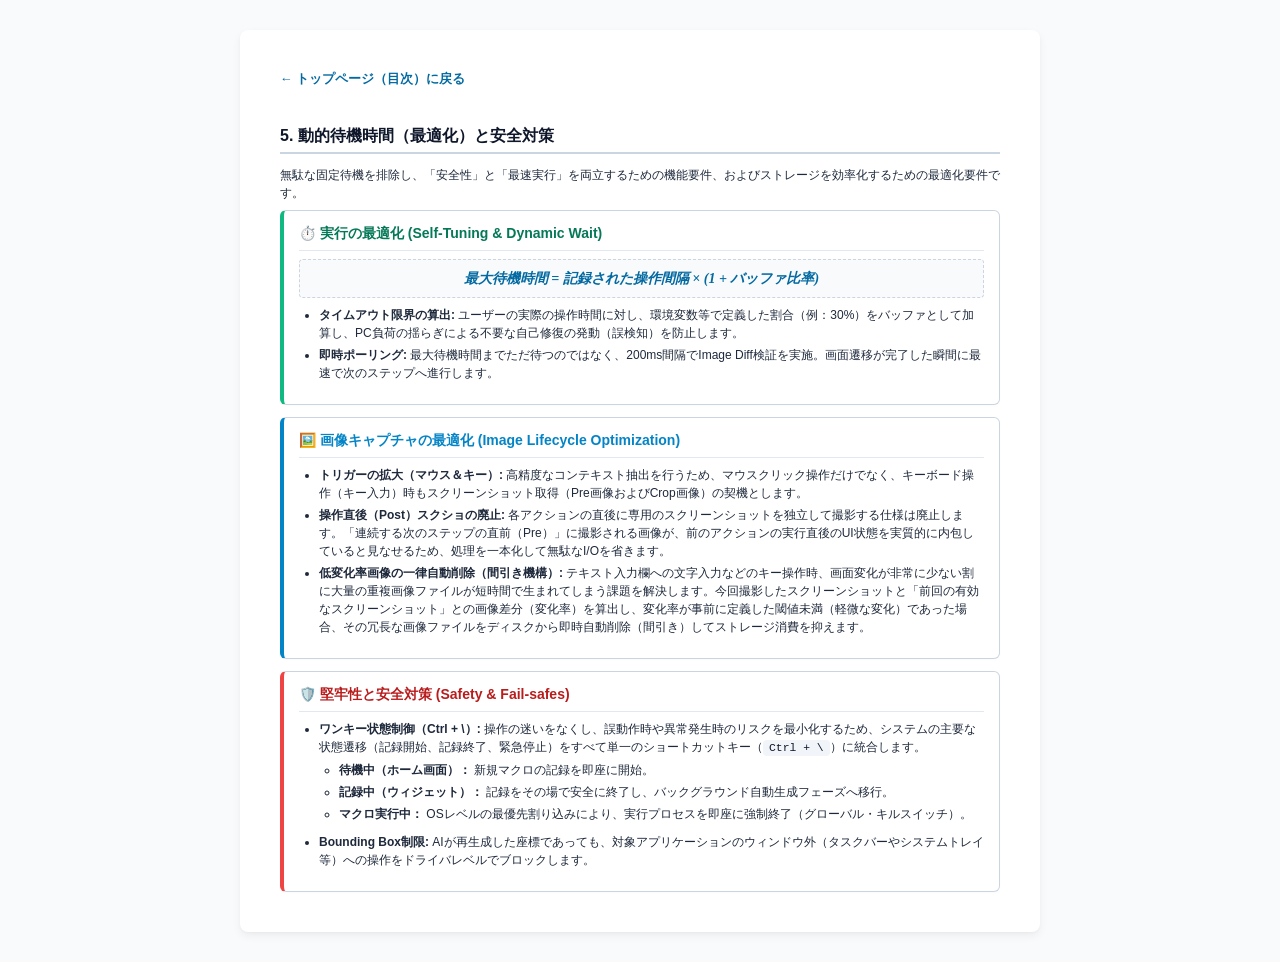
<file: safety.html>
<!DOCTYPE html>
<html lang="ja">
<head>
    <meta charset="UTF-8">
    <meta name="robots" content="noindex, nofollow">
    <meta name="viewport" content="width=device-width, initial-scale=1.0">
    <title>最適化と安全対策 - AIオートマクロ仕様書</title>
    <link rel="stylesheet" href="style.css">
</head>
<body>

    <a href="index.html" class="nav-back">← トップページ（目次）に戻る</a>

    <h2>5. 動的待機時間（最適化）と安全対策</h2>
    <p>無駄な固定待機を排除し、「安全性」と「最速実行」を両立するための機能要件、およびストレージを効率化するための最適化要件です。</p>

    <div class="opt-safe-container">
        <div class="opt-card tuning">
            <div class="opt-title tuning-title">⏱️ 実行の最適化 (Self-Tuning & Dynamic Wait)</div>
            <div class="formula-box">最大待機時間 = 記録された操作間隔 × (1 + バッファ比率)</div>
            <ul>
                <li><strong>タイムアウト限界の算出:</strong> ユーザーの実際の操作時間に対し、環境変数等で定義した割合（例：30%）をバッファとして加算し、PC負荷の揺らぎによる不要な自己修復の発動（誤検知）を防止します。</li>
                <li><strong>即時ポーリング:</strong> 最大待機時間までただ待つのではなく、200ms間隔でImage Diff検証を実施。画面遷移が完了した瞬間に最速で次のステップへ進行します。</li>
            </ul>
        </div>

        <div class="opt-card tuning" style="border-left-color: #0284c7;">
            <div class="opt-title tuning-title" style="color: #0284c7;">🖼️ 画像キャプチャの最適化 (Image Lifecycle Optimization)</div>
            <ul>
                <li><strong>トリガーの拡大（マウス＆キー）:</strong> 高精度なコンテキスト抽出を行うため、マウスクリック操作だけでなく、キーボード操作（キー入力）時もスクリーンショット取得（Pre画像およびCrop画像）の契機とします。</li>
                <li><strong>操作直後（Post）スクショの廃止:</strong> 各アクションの直後に専用のスクリーンショットを独立して撮影する仕様は廃止します。「連続する次のステップの直前（Pre）」に撮影される画像が、前のアクションの実行直後のUI状態を実質的に内包していると見なせるため、処理を一本化して無駄なI/Oを省きます。</li>
                <li><strong>低変化率画像の一律自動削除（間引き機構）:</strong> テキスト入力欄への文字入力などのキー操作時、画面変化が非常に少ない割に大量の重複画像ファイルが短時間で生まれてしまう課題を解決します。今回撮影したスクリーンショットと「前回の有効なスクリーンショット」との画像差分（変化率）を算出し、変化率が事前に定義した閾値未満（軽微な変化）であった場合、その冗長な画像ファイルをディスクから即時自動削除（間引き）してストレージ消費を抑えます。</li>
            </ul>
        </div>

        <div class="opt-card safety">
            <div class="opt-title safety-title">🛡️ 堅牢性と安全対策 (Safety & Fail-safes)</div>
            <ul>
                <li><strong>ワンキー状態制御（Ctrl + \）:</strong> 操作の迷いをなくし、誤動作時や異常発生時のリスクを最小化するため、システムの主要な状態遷移（記録開始、記録終了、緊急停止）をすべて単一のショートカットキー（<code>Ctrl + \</code>）に統合します。
                    <ul>
                        <li><strong>待機中（ホーム画面）：</strong> 新規マクロの記録を即座に開始。</li>
                        <li><strong>記録中（ウィジェット）：</strong> 記録をその場で安全に終了し、バックグラウンド自動生成フェーズへ移行。</li>
                        <li><strong>マクロ実行中：</strong> OSレベルの最優先割り込みにより、実行プロセスを即座に強制終了（グローバル・キルスイッチ）。</li>
                    </ul>
                </li>
                <li><strong>Bounding Box制限:</strong> AIが再生成した座標であっても、対象アプリケーションのウィンドウ外（タスクバーやシステムトレイ等）への操作をドライバレベルでブロックします。</li>
            </ul>
        </div>
    </div>

</body>
</html>
</file>
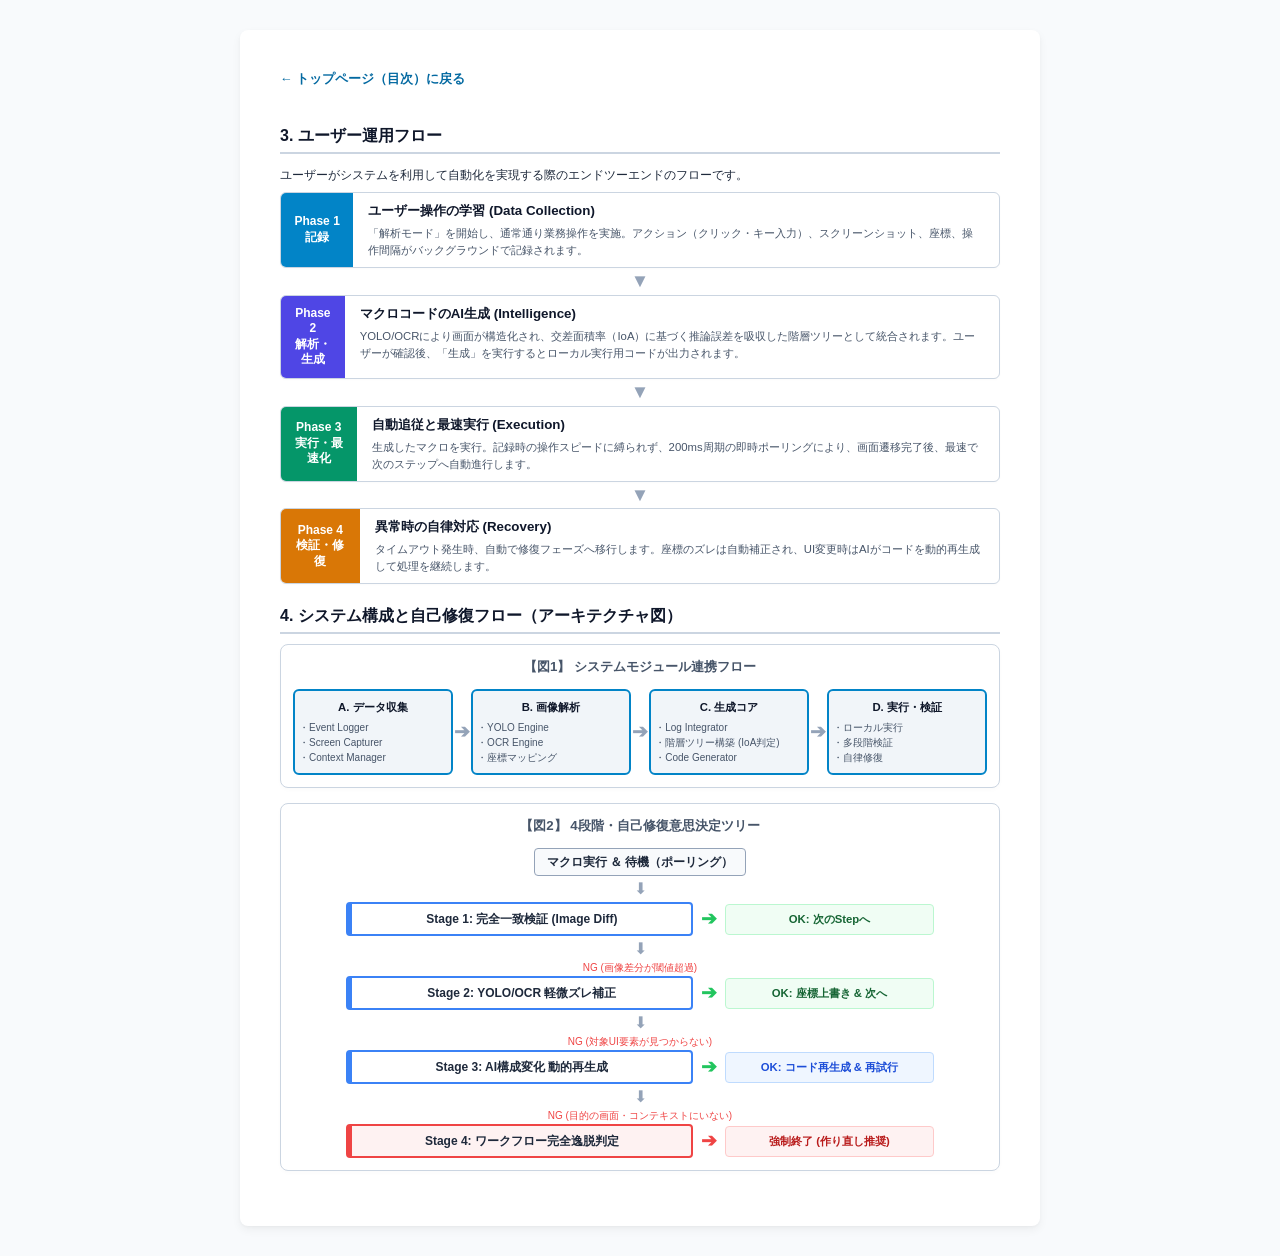
<file: workflow.html>
<!DOCTYPE html>
<html lang="ja">
<head>
    <meta charset="UTF-8">
    <meta name="robots" content="noindex, nofollow">
    <meta name="viewport" content="width=device-width, initial-scale=1.0">
    <title>運用フロー・システム構成 - AIオートマクロ仕様書</title>
    <link rel="stylesheet" href="style.css">
</head>
<body>

    <a href="index.html" class="nav-back">← トップページ（目次）に戻る</a>

    <h2>3. ユーザー運用フロー</h2>
    <p>ユーザーがシステムを利用して自動化を実現する際のエンドツーエンドのフローです。</p>
    <div class="user-flow-container">
        <div class="uf-step">
            <div class="uf-phase record">Phase 1<br>記録</div>
            <div class="uf-content">
                <div class="uf-title">ユーザー操作の学習 (Data Collection)</div>
                <div class="uf-desc">「解析モード」を開始し、通常通り業務操作を実施。アクション（クリック・キー入力）、スクリーンショット、座標、操作間隔がバックグラウンドで記録されます。</div>
            </div>
        </div>
        <div class="uf-arrow">▼</div>
        <div class="uf-step">
            <div class="uf-phase generate">Phase 2<br>解析・生成</div>
            <div class="uf-content">
                <div class="uf-title">マクロコードのAI生成 (Intelligence)</div>
                <div class="uf-desc">YOLO/OCRにより画面が構造化され、交差面積率（IoA）に基づく推論誤差を吸収した階層ツリーとして統合されます。ユーザーが確認後、「生成」を実行するとローカル実行用コードが出力されます。</div>
            </div>
        </div>
        <div class="uf-arrow">▼</div>
        <div class="uf-step">
            <div class="uf-phase execute">Phase 3<br>実行・最速化</div>
            <div class="uf-content">
                <div class="uf-title">自動追従と最速実行 (Execution)</div>
                <div class="uf-desc">生成したマクロを実行。記録時の操作スピードに縛られず、200ms周期の即時ポーリングにより、画面遷移完了後、最速で次のステップへ自動進行します。</div>
            </div>
        </div>
        <div class="uf-arrow">▼</div>
        <div class="uf-step">
            <div class="uf-phase heal">Phase 4<br>検証・修復</div>
            <div class="uf-content">
                <div class="uf-title">異常時の自律対応 (Recovery)</div>
                <div class="uf-desc">タイムアウト発生時、自動で修復フェーズへ移行します。座標のズレは自動補正され、UI変更時はAIがコードを動的再生成して処理を継続します。</div>
            </div>
        </div>
    </div>

    <h2>4. システム構成と自己修復フロー（アーキテクチャ図）</h2>
    <div class="diagram-container">
        <div class="diagram-title">【図1】 システムモジュール連携フロー</div>
        <div class="arch-flow">
            <div class="arch-box">
                A. データ収集<br>
                <div class="arch-desc" style="text-align:left; margin-top:4px;">・Event Logger<br>・Screen Capturer<br>・Context Manager</div>
            </div>
            <div class="arch-arrow">➔</div>
            <div class="arch-box">
                B. 画像解析<br>
                <div class="arch-desc" style="text-align:left; margin-top:4px;">・YOLO Engine<br>・OCR Engine<br>・座標マッピング</div>
            </div>
            <div class="arch-arrow">➔</div>
            <div class="arch-box">
                C. 生成コア<br>
                <div class="arch-desc" style="text-align:left; margin-top:4px;">・Log Integrator<br>・階層ツリー構築 (IoA判定)<br>・Code Generator</div>
            </div>
            <div class="arch-arrow">➔</div>
            <div class="arch-box">
                D. 実行・検証<br>
                <div class="arch-desc" style="text-align:left; margin-top:4px;">・ローカル実行<br>・多段階検証<br>・自律修復</div>
            </div>
        </div>
    </div>

    <div class="diagram-container">
        <div class="diagram-title">【図2】 4段階・自己修復意思決定ツリー</div>
        <div class="val-tree">
            <div class="val-node">マクロ実行 ＆ 待機（ポーリング）</div>
            <div class="val-arrow-down">⬇</div>
            <div class="val-stage-row">
                <div class="val-stage-main">Stage 1: 完全一致検証 (Image Diff)</div>
                <div class="val-stage-arrow">➔</div>
                <div class="val-stage-result">OK: 次のStepへ</div>
            </div>
            <div class="val-arrow-down">⬇</div>
            <div class="val-arrow-text">NG (画像差分が閾値超過)</div>
            <div class="val-stage-row">
                <div class="val-stage-main">Stage 2: YOLO/OCR 軽微ズレ補正</div>
                <div class="val-stage-arrow">➔</div>
                <div class="val-stage-result">OK: 座標上書き & 次へ</div>
            </div>
            <div class="val-arrow-down">⬇</div>
            <div class="val-arrow-text">NG (対象UI要素が見つからない)</div>
            <div class="val-stage-row">
                <div class="val-stage-main">Stage 3: AI構成変化 動的再生成</div>
                <div class="val-stage-arrow">➔</div>
                <div class="val-stage-result" style="background:#eff6ff; border-color:#bfdbfe; color:#1d4ed8;">OK: コード再生成 & 再試行</div>
            </div>
            <div class="val-arrow-down">⬇</div>
            <div class="val-arrow-text">NG (目的の画面・コンテキストにいない)</div>
            <div class="val-stage-row">
                <div class="val-stage-main val-fail">Stage 4: ワークフロー完全逸脱判定</div>
                <div class="val-stage-arrow" style="color:#ef4444;">➔</div>
                <div class="val-stage-result" style="background:#fef2f2; border-color:#fecaca; color:#b91c1c;">強制終了 (作り直し推奨)</div>
            </div>
        </div>
    </div>

</body>
</html>
</file>
<file: style.css>
/* @role: Manages all visual styling, layouts, printer settings, responsive behaviors, and navigation links for the specification documents. */

@page {
    size: A4;
    margin: 15mm 15mm;
    background-color: #ffffff;
    @bottom-right {
        content: counter(page);
        font-size: 9pt;
        font-family: 'Helvetica Neue', Arial, sans-serif;
        color: #64748b;
    }
}

*, *::before, *::after {
    box-sizing: border-box;
}

html {
    background-color: #f8fafc;
}

body {
    font-family: 'Helvetica Neue', Arial, 'Hiragino Kaku Gothic ProN', 'Hiragino Sans', Meiryo, sans-serif;
    font-size: 9pt;
    line-height: 1.5;
    color: #1e293b;
    background-color: #ffffff;
    margin: 0 auto;
    padding: 15px;
    max-width: 100%;
}

@media (min-width: 768px) {
    body {
        max-width: 800px;
        margin: 30px auto;
        padding: 40px;
        border-radius: 8px;
        box-shadow: 0 4px 10px rgba(0, 0, 0, 0.05), 0 1px 3px rgba(0, 0, 0, 0.03);
    }
}

.cover {
    background-color: #0f172a;
    color: #ffffff;
    margin: -15px -15px 15px -15px;
    padding: 25px 20px;
    text-align: center;
}

@media (min-width: 768px) {
    .cover {
        margin: -40px -40px 20px -40px;
        border-radius: 8px 8px 0 0;
    }
}

.cover h1 {
    font-size: 18pt;
    margin: 0;
    color: #f8fafc;
    font-weight: 700;
    letter-spacing: 1px;
}

.cover p {
    font-size: 10pt;
    color: #94a3b8;
    margin-top: 8px;
}

h2 {
    font-size: 12pt;
    color: #0f172a;
    border-bottom: 2px solid #cbd5e1;
    padding-bottom: 4px;
    margin-top: 20px;
    margin-bottom: 10px;
    page-break-after: avoid;
}

h3 {
    font-size: 10.5pt;
    color: #0369a1;
    margin-top: 15px;
    margin-bottom: 8px;
    page-break-after: avoid;
}

p {
    margin-bottom: 8px;
}

ul, ol {
    margin-top: 4px;
    margin-bottom: 10px;
    padding-left: 20px;
}

li {
    margin-bottom: 4px;
}

.highlight-box {
    background-color: #eff6ff;
    border-left: 4px solid #3b82f6;
    padding: 10px 14px;
    margin-bottom: 12px;
    page-break-inside: avoid;
}

.highlight-box h4 {
    margin: 0 0 6px 0;
    color: #1d4ed8;
    font-size: 10pt;
}

/* --- Navigation & Table of Contents --- */
.nav-back {
    display: inline-block;
    margin-bottom: 15px;
    color: #0369a1;
    text-decoration: none;
    font-weight: bold;
    font-size: 9.5pt;
}

.nav-back:hover {
    text-decoration: underline;
    color: #0284c7;
}

.toc-list {
    list-style: none;
    padding: 0;
    margin-top: 15px;
}

.toc-list li {
    margin-bottom: 12px;
}

.toc-list a {
    display: flex;
    align-items: center;
    padding: 14px 18px;
    background-color: #f1f5f9;
    border: 1px solid #cbd5e1;
    border-radius: 6px;
    color: #0f172a;
    text-decoration: none;
    font-weight: bold;
    font-size: 10.5pt;
    transition: all 0.2s ease;
}

.toc-list a:hover {
    background-color: #e2e8f0;
    border-color: #94a3b8;
    transform: translateY(-1px);
    box-shadow: 0 2px 4px rgba(0,0,0,0.05);
}

.toc-list a::after {
    content: '➔';
    margin-left: auto;
    color: #64748b;
}

/* --- User Flow Diagram CSS --- */
.user-flow-container {
    margin-bottom: 15px;
    page-break-inside: avoid;
}
.uf-step {
    display: flex;
    align-items: stretch;
    border: 1px solid #cbd5e1;
    border-radius: 6px;
    background: #ffffff;
    overflow: hidden;
    box-shadow: 0 1px 3px rgba(0,0,0,0.02);
}
.uf-phase {
    background: #0284c7;
    color: #ffffff;
    font-weight: bold;
    padding: 10px;
    width: 90px;
    display: flex;
    align-items: center;
    justify-content: center;
    text-align: center;
    font-size: 9pt;
    line-height: 1.3;
}
.uf-phase.record { background: #0284c7; }
.uf-phase.generate { background: #4f46e5; }
.uf-phase.execute { background: #059669; }
.uf-phase.heal { background: #d97706; }

.uf-content {
    padding: 8px 15px;
    flex-grow: 1;
}
.uf-title {
    font-weight: bold;
    color: #0f172a;
    font-size: 10pt;
    margin-bottom: 4px;
}
.uf-desc {
    font-size: 8.5pt;
    color: #475569;
}
.uf-arrow {
    text-align: center;
    color: #94a3b8;
    font-size: 14pt;
    line-height: 1;
    margin: 4px 0;
}

/* --- Diagrams CSS --- */
.diagram-container {
    background: #ffffff;
    border: 1px solid #cbd5e1;
    border-radius: 8px;
    padding: 12px;
    margin-bottom: 15px;
    page-break-inside: avoid;
    box-shadow: 0 2px 4px rgba(0,0,0,0.02);
}
.diagram-title {
    text-align: center;
    font-weight: bold;
    color: #475569;
    margin-bottom: 12px;
    font-size: 10pt;
}
.arch-flow {
    display: flex;
    justify-content: space-between;
    align-items: center;
}
.arch-box {
    width: 23%;
    background: #f1f5f9;
    border: 2px solid #0284c7;
    border-radius: 6px;
    padding: 8px 4px;
    text-align: center;
    font-weight: bold;
    color: #0f172a;
    font-size: 8.5pt;
}
.arch-arrow {
    color: #94a3b8;
    font-size: 14pt;
    font-weight: bold;
}
.arch-desc {
    font-size: 7.5pt;
    color: #475569;
    font-weight: normal;
    margin-top: 4px;
}
.val-tree {
    display: flex;
    flex-direction: column;
    align-items: center;
}
.val-node {
    background: #f8fafc;
    border: 1px solid #94a3b8;
    padding: 4px 12px;
    border-radius: 4px;
    font-weight: bold;
    margin-bottom: 0;
    z-index: 2;
}
.val-arrow-down {
    color: #94a3b8;
    font-size: 12pt;
    margin: 1px 0;
    z-index: 1;
}
.val-arrow-text {
    font-size: 7.5pt;
    color: #ef4444;
    margin-top: -2px;
    margin-bottom: 1px;
}
.val-stage-row {
    display: flex;
    justify-content: center;
    align-items: center;
    width: 100%;
    margin-bottom: 0;
}
.val-stage-main {
    background: #ffffff;
    border: 2px solid #3b82f6;
    border-left: 6px solid #3b82f6;
    padding: 6px 10px;
    border-radius: 4px;
    width: 50%;
    font-weight: bold;
    color: #1e293b;
    text-align: center;
}
.val-stage-arrow {
    color: #22c55e;
    font-size: 14pt;
    font-weight: bold;
    margin: 0 8px;
}
.val-stage-result {
    background: #f0fdf4;
    border: 1px solid #bbf7d0;
    color: #166534;
    padding: 6px 10px;
    border-radius: 4px;
    width: 30%;
    text-align: center;
    font-weight: bold;
    font-size: 8.5pt;
}
.val-fail {
    border-color: #ef4444;
    border-left-color: #ef4444;
    background: #fef2f2;
}

/* --- Data Tables & JSON --- */
.data-table {
    width: 100%;
    border-collapse: collapse;
    margin-bottom: 12px;
    font-size: 8pt;
    page-break-inside: avoid;
}
.data-table th, .data-table td {
    border: 1px solid #cbd5e1;
    padding: 6px 8px;
    text-align: left;
}
.data-table th {
    background-color: #f1f5f9;
    color: #0f172a;
    font-weight: bold;
}
.data-table td.type-col {
    color: #0284c7;
    font-family: 'Courier New', Courier, monospace;
    font-weight: bold;
    width: 15%;
}
.data-table td.prop-col {
    font-weight: bold;
    width: 28%;
}

code {
    font-family: Consolas, 'Courier New', Courier, monospace;
    background-color: #f1f5f9;
    padding: 2px 6px;
    border-radius: 4px;
    color: #0f172a;
    font-size: 0.95em;
}

pre {
    background-color: #1e293b;
    color: #e2e8f0;
    padding: 10px;
    border-radius: 6px;
    overflow-x: auto;
    font-family: Consolas, 'Courier New', Courier, monospace;
    font-size: 8pt;
    page-break-inside: avoid;
    margin-bottom: 12px;
}

pre code {
    background-color: transparent;
    padding: 0;
    color: inherit;
}

/* --- Optimization & Safety --- */
.opt-safe-container {
    display: flex;
    flex-direction: column;
    gap: 12px;
    page-break-inside: avoid;
}
.opt-card {
    background: #ffffff;
    border: 1px solid #cbd5e1;
    border-radius: 6px;
    padding: 12px 15px;
    box-shadow: 0 1px 3px rgba(0,0,0,0.02);
}
.opt-card.safety {
    border-left: 4px solid #ef4444;
}
.opt-card.tuning {
    border-left: 4px solid #10b981;
}
.opt-title {
    font-size: 10.5pt;
    font-weight: bold;
    margin-bottom: 8px;
    display: flex;
    align-items: center;
    border-bottom: 1px solid #e2e8f0;
    padding-bottom: 6px;
}
.opt-title.safety-title { color: #b91c1c; }
.opt-title.tuning-title { color: #047857; }

.formula-box {
    text-align: center;
    background-color: #f8fafc;
    border: 1px dashed #cbd5e1;
    padding: 8px;
    border-radius: 4px;
    margin: 8px 0;
    font-family: 'Times New Roman', serif;
    font-style: italic;
    font-weight: bold;
    color: #0369a1;
    font-size: 10.5pt;
}
</file>
